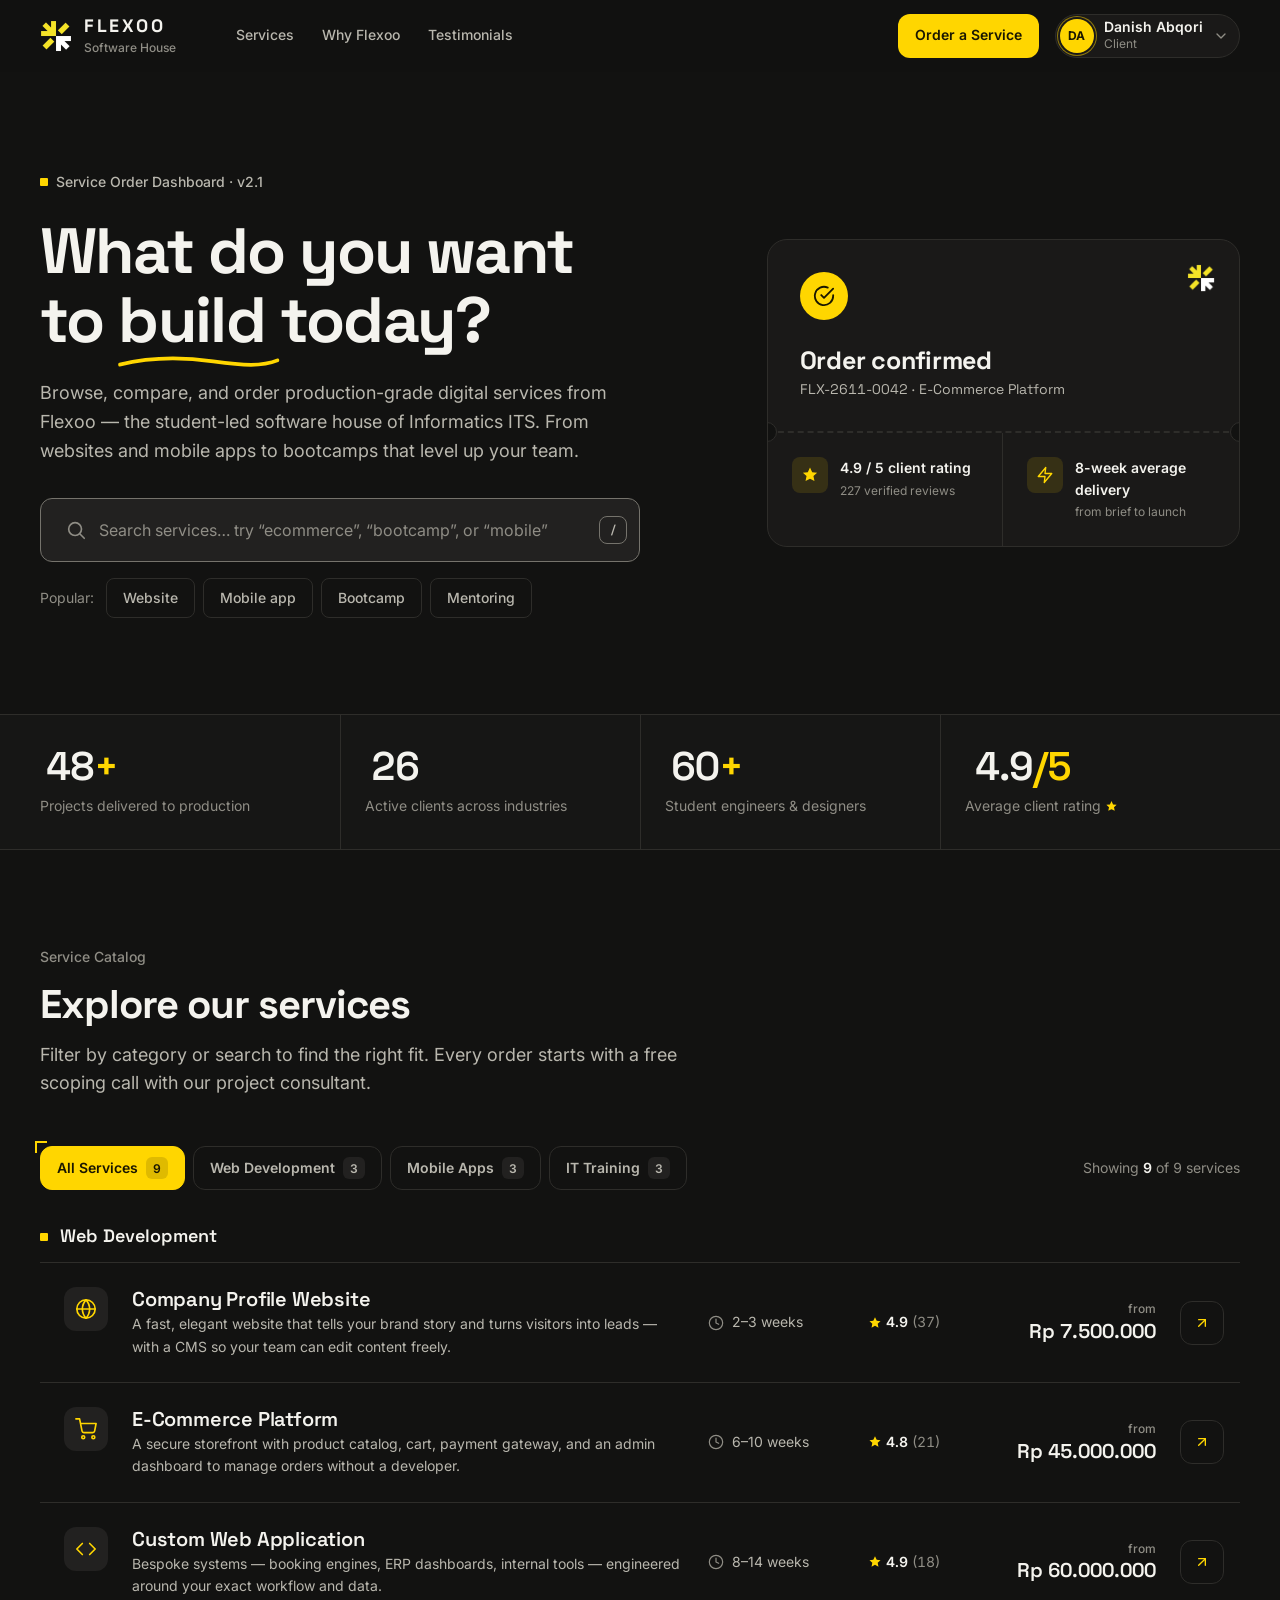
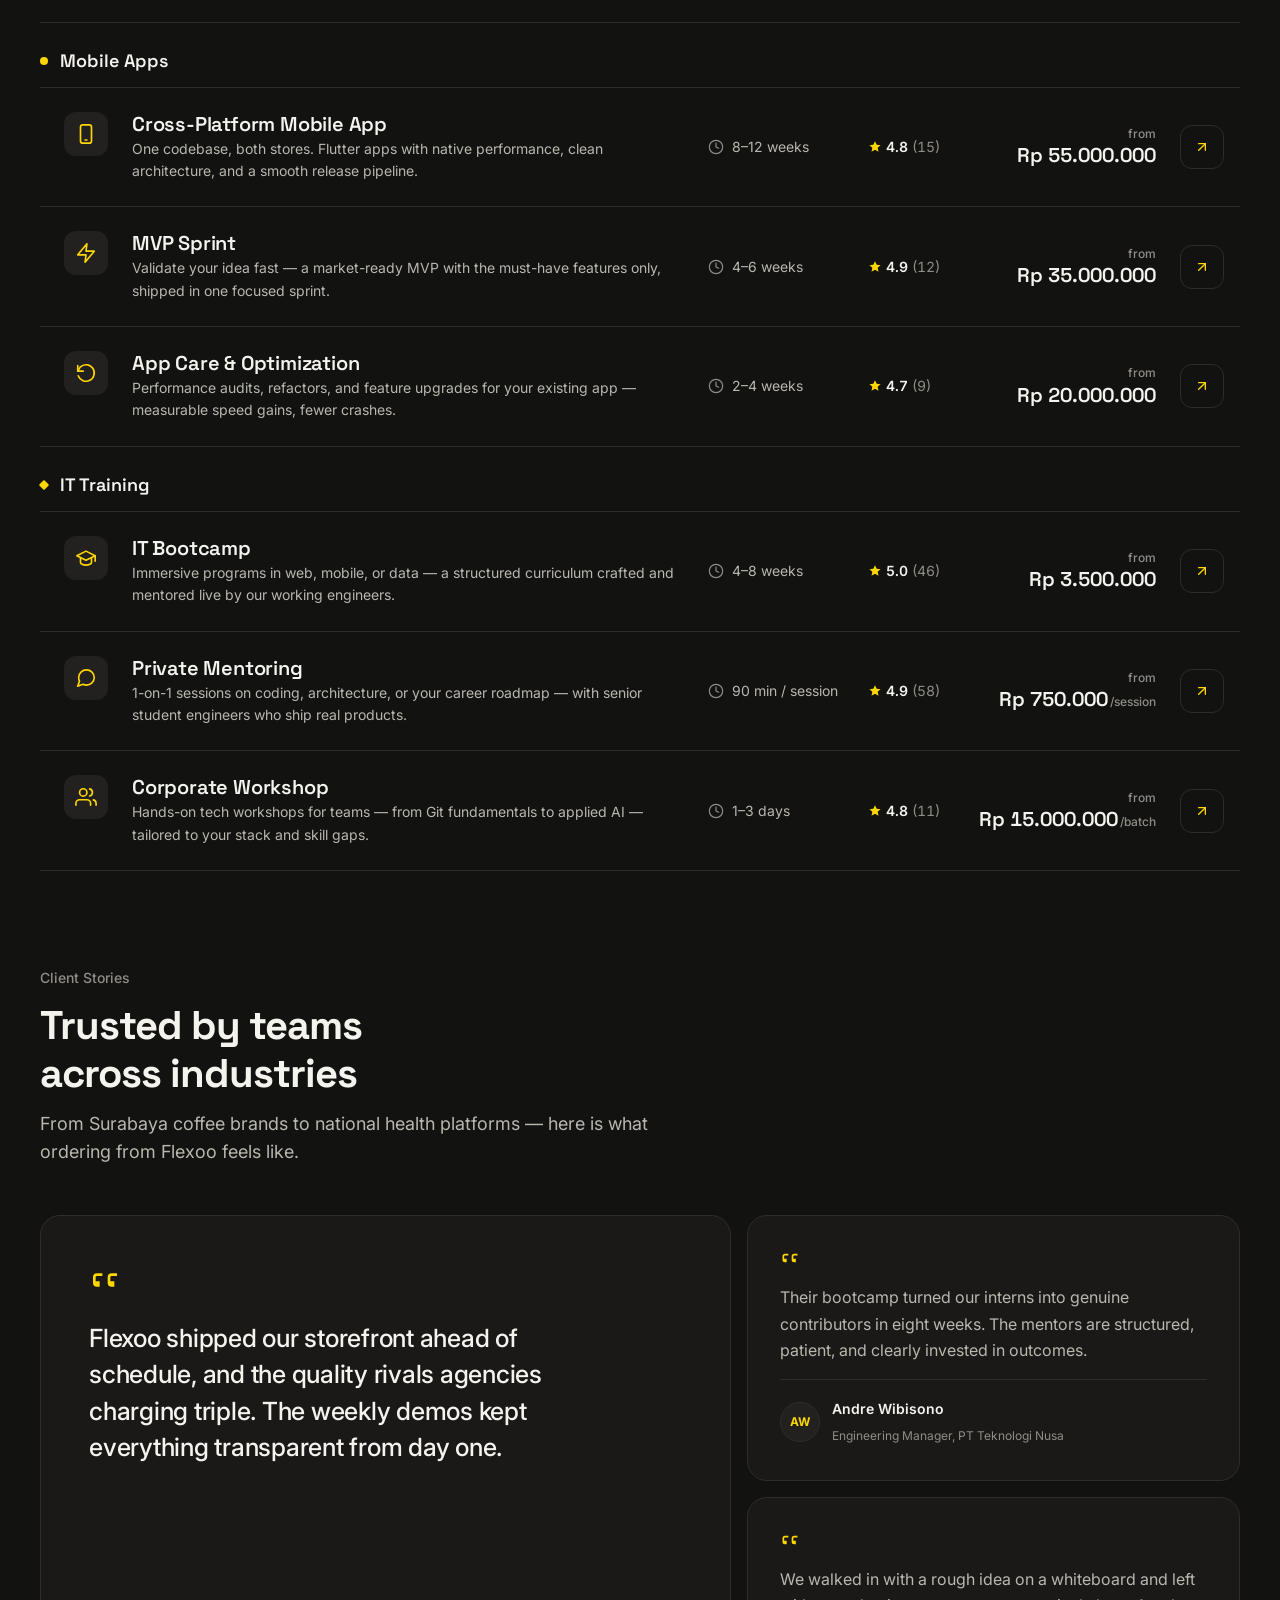
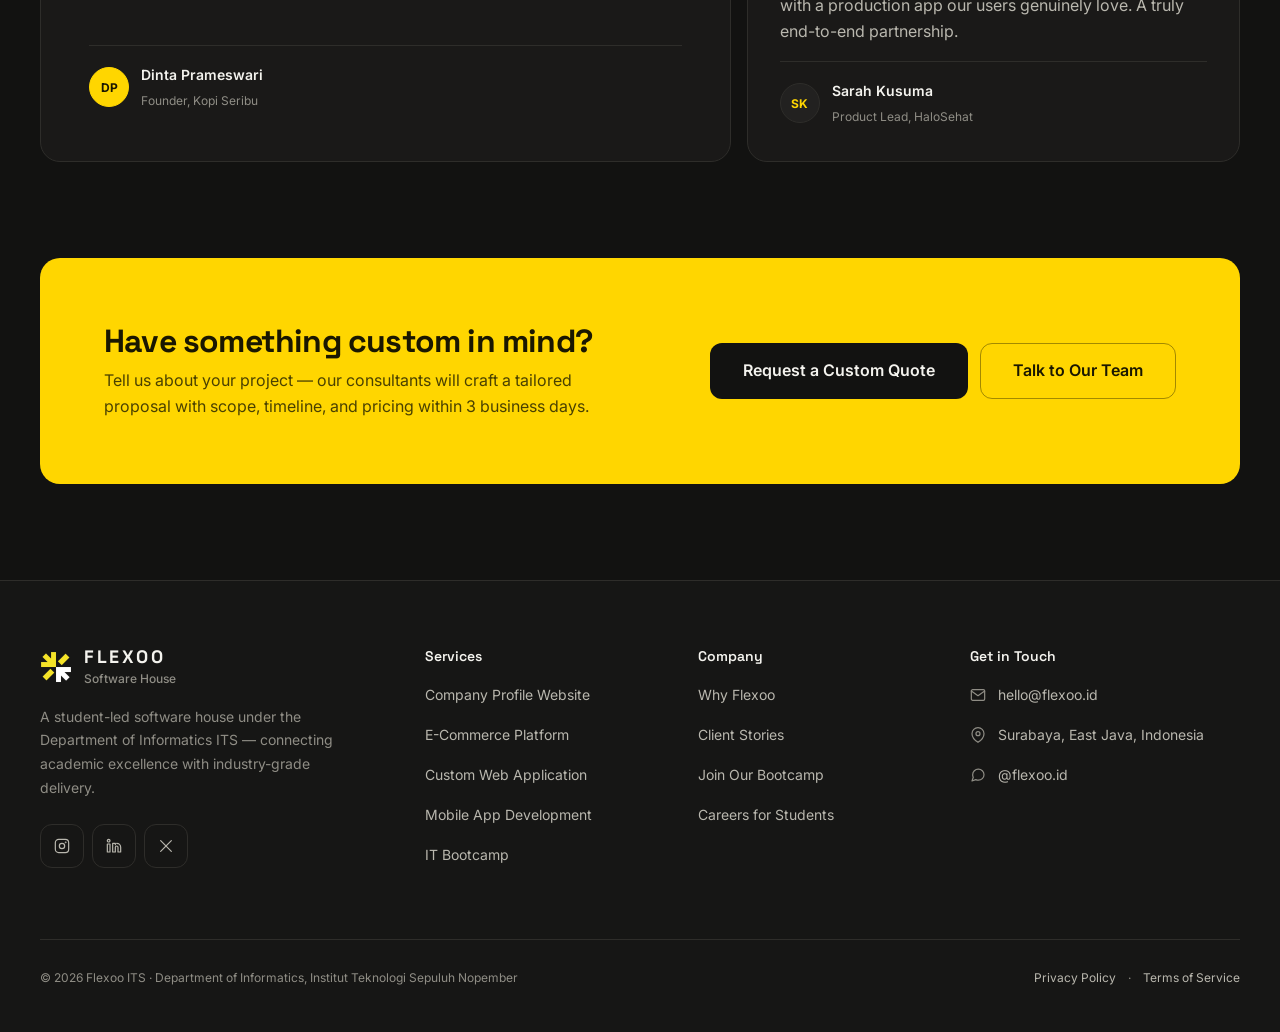
<file: index.html>
<!DOCTYPE html>

      <html lang = "en">
				<head> <meta	charset="UTF-8"> <meta name='viewport'  content='width=device-width, initial-scale=1.0'>

      	<title>Flexoo — Service Order Dashboard</title>
  	<meta
    name='description'  content='Explore and order production-grade digital services from Flexoo, the student-led software house of Informatics ITS.' > <link rel="icon" type="image/png" href="assets/img/favicon.png" >


  		<link rel="preconnect" href="https://fonts.googleapis.com" > <link rel="preconnect"  href="https://fonts.gstatic.com"  crossorigin> <link
     href = 'https://fonts.googleapis.com/css2?family=Inter:wght@400;500;600;700&family=Space+Grotesk:wght@500;600;700&display=swap'
       rel = "stylesheet"> <link	rel="stylesheet"
 href="assets/css/style.css">


				<script>document.documentElement.classList.add("js");</script>


            </head>


		    <body> <a
    class='skip-link' href="#main">Skip to content</a>



<header	class = 'nav' id="nav">
    <div class="nav-inner">


      <a	class = "brand" href="index.html" aria-label="Flexoo home"> <span class='brand-logo' ><img  src='assets/img/logo.png' alt = 'Flexoo logo'></span>


<span	class="brand-text">

      <span	class="brand-name">FLEXOO</span><br> <span
 class="brand-sub">Software House</span> </span> </a>

    <nav
		 class = "nav-links" aria-label="Primary" >
<a  class='nav-link' href="#catalog">Services</a>

     		<a	class="nav-link"  href="#stats">Why Flexoo</a>
		       <a	class="nav-link"	href="#testimonials" >Testimonials</a>
    </nav>

   <div class="nav-right">

		     <a  class="btn btn-primary nav-cta"
 href = "#catalog">Order a Service</a> <button type="button" class="client-chip" aria-label="Account menu: Danish Abqori, Client">
      <span class="avatar" aria-hidden="true">DA</span>
      <span class="cc-text" aria-hidden="true"><span class="cc-name">Danish Abqori</span><span class="cc-role">Client</span></span>
      <svg class="cc-chevron" viewBox="0 0 24 24" fill="none" stroke="currentColor" stroke-width="2" stroke-linecap="round" stroke-linejoin="round" aria-hidden="true"><path d="m6 9 6 6 6-6"/></svg>
    </button>

</div>


   		    </div>
  					</header> <main id = "main" tabindex="-1">


		      <section  class="hero">
<div	class = "container hero-grid">
   <div class = "hero-copy"> <span class="hero-badge" ><span class = 'pulse'></span> Service Order Dashboard · v2.1</span>
    		<h1	class="hero-title">
            What do you want to
            <span class='accent' >build
              <svg viewBox="0 0 200 12" preserveAspectRatio = "none" aria-hidden="true"><path	d="M2 9 C 40 2, 80 2, 118 6 S 178 11, 198 5"	fill="none" stroke="currentColor"
		 stroke-width="3.5"	stroke-linecap="round" /></svg>
	</span>
            today?
          </h1>


    <p class="hero-sub" >
            Browse, compare, and order production-grade digital services from Flexoo —
            the student-led software house of Informatics ITS. From websites and mobile
            apps to bootcamps that level up your team.
          </p> <div  class="searchbar"	role='search'>


  <svg class = "icon" viewBox='0 0 24 24' fill="none"
       stroke="currentColor"	stroke-width = "1.8" stroke-linecap="round" stroke-linejoin="round"><circle	cx="11"
       cy="11"  r='7' /><path d="m21 21-4.35-4.35" /></svg>
     <input	class='search-input' id='search-input'  type="text" placeholder="Search services… try &ldquo;ecommerce&rdquo;, &ldquo;bootcamp&rdquo;, or &ldquo;mobile&rdquo;" aria-label="Search services" autocomplete = "off">


	   <span
 class="search-kbd">/</span> </div> <div	class="quick-chips"  aria-label="Popular searches" >


       <span class="qc-label">Popular:</span> <button type="button"  class = "qc-chip"
		 data-quick="website">Website</button>
      	      <button  type='button' class="qc-chip" data-quick="mobile app">Mobile app</button>

    <button
		 type="button"	class="qc-chip" data-quick="bootcamp" >Bootcamp</button>


<button
 type="button"	class="qc-chip" data-quick="mentoring">Mentoring</button>
  	</div> </div>
   	       <div class="hero-art"  aria-hidden = "true" > <div class='art-panel'>


        <div class='grid-tex' ></div>
	<div class = "art-strip s1"></div>
<div class = "art-strip s2"></div>

   <img
    class='art-logo'  src = "assets/img/logo.png"  alt="">
		</div>
<div class='float-chip fc-1' >

        <span class="fc-icon" >
  			<svg	class='icon' viewBox = "0 0 24 24"  fill="none" stroke = "currentColor" stroke-width='2' stroke-linecap = "round" stroke-linejoin='round'><path d="M22 11.08V12a10 10 0 1 1-5.93-9.14" /><path d="m9 11 3 3L22 4"/></svg>


		      </span>

		      <span>
<span class = "fc-text" >Order confirmed</span><br>
    <span class = "fc-sub">FLX-2611-0042 · E-Commerce Platform</span>
        </span> </div>
	           <div	class='float-chip fc-2'>


<span	class="fc-icon"> <svg class = 'icon' viewBox="0 0 24 24"
     fill="currentColor" stroke='none'><path
    d="M12 2l2.9 6.26 6.6.7-4.9 4.5 1.35 6.5L12 16.9 6.05 19.96 7.4 13.46 2.5 8.96l6.6-.7L12 2z" /></svg>
      		</span> <span>


	<span class = "fc-text">4.9 / 5 client rating</span><br> <span class = "fc-sub">227 verified reviews</span>


       		</span> </div> <div	class="float-chip fc-3" >
<span class='fc-icon'>

<svg	class="icon" viewBox = "0 0 24 24"	fill="none" stroke="currentColor" stroke-width="1.8"	stroke-linecap="round" stroke-linejoin = "round" ><path
	 d="M13 2 3 14h9l-1 8 10-12h-9l1-8z" /></svg>
		</span> <span>


      <span	class="fc-text">8-week average delivery</span><br>


<span class="fc-sub" >from brief to launch</span>
   				</span>

            	   </div>

</div>


	      </div>
         </section> 


            <div class = "stats-wrap" id = "stats" >
<div class='container'>


            <div class="stats">

<div	class="stat reveal" >

<div  class="stat-num" >48<em>+</em></div>
    <div	class="stat-label">Projects delivered to production</div>

	</div>

		    <div
   class="stat reveal">

    		<div class="stat-num">26</div>
      <div class="stat-label">Active clients across industries</div>

          	</div> <div
		 class='stat reveal' >

	   <div class = "stat-num">60<em>+</em></div>

   			<div class = 'stat-label'>Student engineers &amp; designers</div>


</div>

            <div  class = "stat reveal">


	    <div class='stat-num' >4.9<em>/5</em></div>
                  <div class = "stat-label">Average client rating
              <svg  class="star-inline" viewBox = "0 0 24 24" fill="currentColor" aria-hidden="true" ><path d="M12 2l2.9 6.26 6.6.7-4.9 4.5 1.35 6.5L12 16.9 6.05 19.96 7.4 13.46 2.5 8.96l6.6-.7L12 2z"/></svg> </div> </div>
</div> </div>
              </div>

          

	  <section	class = "section"  id="catalog">


	  <div class="container" >
<div	class = "section-head reveal">

		    <span class='eyebrow' >Service Catalog</span>

<h2>Explore our services</h2>
            		<p>Filter by category or search to find the right fit. Every order starts with a free scoping call with our project consultant.</p>


          </div> <div class="catalog-toolbar reveal">
      	   <div
 class="chips"  role="group"  aria-label="Filter by category"> <button type="button" class = "chip active" data-filter = "all" aria-pressed="true">All Services <span class="count">9</span></button>
      <button type="button" class = "chip"
 data-filter = "web"
     aria-pressed = "false">Web Development <span
       class = "count">3</span></button>
      		<button
 type = 'button' class="chip"  data-filter='mobile'  aria-pressed = "false">Mobile Apps <span class="count" >3</span></button>
<button  type="button" class = "chip" data-filter="training" aria-pressed="false">IT Training <span class = "count">3</span></button>

         </div>


		        <p class="results-count" id="results-count"	aria-live="polite" >Showing <strong>9</strong> of 9 services</p>
</div>

      	<div class = "catalog-grid"	id = "catalog-grid" >
      <a class="service-card reveal" href = "service-detail.html?id=company-website"
    data-category="web" data-name="Company Profile Website"
 data-keywords="website landing page company profile branding seo cms portfolio corporate">


          <div  class="sc-top">
		    <span
       class="sc-icon"> <svg class="icon-lg"	viewBox="0 0 24 24"  fill="none" stroke="currentColor"
 stroke-width="1.8"
   stroke-linecap="round" stroke-linejoin="round"><circle  cx="12" cy="12"
 r = "10" /><path d="M2 12h20"/><path	d='M12 2a15.3 15.3 0 0 1 4 10 15.3 15.3 0 0 1-4 10 15.3 15.3 0 0 1-4-10 15.3 15.3 0 0 1 4-10z'/></svg>


  </span>
<span	class="sc-cat" ><i
    class="dot"></i>Web Development</span>

</div> <h3 class = 'sc-title' >Company Profile Website</h3> <p	class='sc-desc' >A fast, elegant website that tells your brand story and turns visitors into leads — with a CMS so your team can edit content freely.</p>


      	<div class='sc-meta'>
<span class="sc-price"><small>from</small>Rp 7.500.000</span>
	        <span class="sc-delivery"> <svg class="icon-sm"  viewBox="0 0 24 24"
    fill="none"
     stroke='currentColor'  stroke-width="1.8" stroke-linecap = "round"	stroke-linejoin='round' ><circle cx='12' cy = "12"  r='10'/><path d="M12 6v6l4 2"/></svg>
                2–3 weeks
              </span>

    	</div>

<div	class="sc-foot">

<span	class="sc-rating" >
		  	<svg class='icon-sm'	viewBox="0 0 24 24"	fill="currentColor"><path d="M12 2l2.9 6.26 6.6.7-4.9 4.5 1.35 6.5L12 16.9 6.05 19.96 7.4 13.46 2.5 8.96l6.6-.7L12 2z"/></svg>
                4.9 <em>(37)</em> </span>

<span
		 class="sc-cta">View details
                <svg  class="icon-sm"  viewBox = "0 0 24 24"  fill = 'none'  stroke="currentColor"
     stroke-width='2'
 stroke-linecap = "round"
	 stroke-linejoin="round"><path
   d="M7 17 17 7" /><path d='M7 7h10v10' /></svg>
</span> </div>
      </a> <a
   class="service-card reveal" href="service-detail.html?id=ecommerce"  data-category="web" data-name='E-Commerce Platform'	data-keywords="ecommerce e-commerce store storefront shop cart checkout payment marketplace online shop" >
	          		<div	class='sc-top' >


<span	class="sc-icon">
	<svg class = "icon-lg"  viewBox = "0 0 24 24" fill="none"  stroke="currentColor"  stroke-width='1.8'
   stroke-linecap="round" stroke-linejoin="round"><circle
		 cx='9' cy="21" r = "1.6"/><circle	cx="20"
   cy="21" r="1.6"/><path  d="M1 1h4l2.7 13.4a2 2 0 0 0 2 1.6h9.7a2 2 0 0 0 2-1.6L23 6H6" /></svg>


      		</span>
      		<span class="sc-cat"><i class="dot" ></i>Web Development</span>

</div>


<h3 class = "sc-title">E-Commerce Platform</h3>

  <p
	 class = "sc-desc" >A secure storefront with product catalog, cart, payment gateway, and an admin dashboard to manage orders without a developer.</p>

<div class = "sc-meta">

               <span
     class="sc-price"><small>from</small>Rp 45.000.000</span>
            <span	class="sc-delivery">


	    <svg class="icon-sm" viewBox = "0 0 24 24"
		 fill="none" stroke = "currentColor"	stroke-width="1.8"  stroke-linecap="round" stroke-linejoin="round"><circle	cx="12"
    cy="12"	r = "10"/><path  d="M12 6v6l4 2"/></svg>
                6–10 weeks
              </span> </div>

  <div  class='sc-foot'>
	  <span class="sc-rating"> <svg class="icon-sm" viewBox="0 0 24 24"
       fill="currentColor" ><path  d="M12 2l2.9 6.26 6.6.7-4.9 4.5 1.35 6.5L12 16.9 6.05 19.96 7.4 13.46 2.5 8.96l6.6-.7L12 2z" /></svg>
                4.8 <em>(21)</em> </span>
<span class="sc-cta">View details
                <svg  class="icon-sm" viewBox="0 0 24 24" fill = 'none'  stroke="currentColor"
     stroke-width="2"	stroke-linecap="round"
		 stroke-linejoin = "round"><path	d = "M7 17 17 7" /><path d="M7 7h10v10" /></svg>
</span>
	  </div>
        </a>


    		        <a	class = "service-card reveal"
       href="service-detail.html?id=custom-web" data-category="web" data-name="Custom Web Application"
    data-keywords='custom web app system erp dashboard internal tools booking saas platform integration' >
     <div class="sc-top">

   <span
		 class="sc-icon">


	      <svg class='icon-lg' viewBox="0 0 24 24" fill = "none" stroke="currentColor"	stroke-width='1.8' stroke-linecap = "round" stroke-linejoin = "round" ><path  d = "m16 18 6-6-6-6" /><path d = "m8 6-6 6 6 6"/></svg>
                   </span> <span class = "sc-cat" ><i
   class = "dot"></i>Web Development</span> </div>

         	<h3	class = "sc-title">Custom Web Application</h3>
				<p class="sc-desc">Bespoke systems — booking engines, ERP dashboards, internal tools — engineered around your exact workflow and data.</p>
<div class='sc-meta'>
<span class="sc-price" ><small>from</small>Rp 60.000.000</span>
   <span class="sc-delivery" >

           <svg class="icon-sm" viewBox="0 0 24 24"
		 fill="none" stroke="currentColor" stroke-width="1.8" stroke-linecap="round"	stroke-linejoin="round"><circle
	 cx='12' cy="12"	r="10" /><path	d = "M12 6v6l4 2"/></svg>
                8–14 weeks
              </span>


</div>
<div class="sc-foot">

  	<span class = "sc-rating">

      		<svg class="icon-sm"  viewBox = "0 0 24 24"	fill="currentColor"><path d = "M12 2l2.9 6.26 6.6.7-4.9 4.5 1.35 6.5L12 16.9 6.05 19.96 7.4 13.46 2.5 8.96l6.6-.7L12 2z"/></svg>
                4.9 <em>(18)</em>

</span>
<span	class='sc-cta'>View details
                <svg class="icon-sm"	viewBox="0 0 24 24"
 fill="none" stroke = "currentColor"	stroke-width="2" stroke-linecap="round" stroke-linejoin="round" ><path	d="M7 17 17 7"/><path	d = 'M7 7h10v10' /></svg>


</span>
  	    </div>
     </a>

        <a
       class='service-card reveal'	href="service-detail.html?id=mobile-app"  data-category="mobile" data-name="Cross-Platform Mobile App"  data-keywords="mobile app android ios flutter cross platform smartphone application store">
<div	class="sc-top"> <span  class = "sc-icon">

		<svg  class = "icon-lg"	viewBox="0 0 24 24" fill = "none" stroke = "currentColor" stroke-width='1.8'
   stroke-linecap="round"  stroke-linejoin = 'round' ><rect x="6"
		 y="2"	width="12" height="20" rx="2.5" /><path
 d="M11 18.5h2" /></svg>


	   	</span>

      <span	class="sc-cat"><i
     class="dot" ></i>Mobile Apps</span>


</div>

	      <h3 class='sc-title'>Cross-Platform Mobile App</h3>
	          <p  class="sc-desc">One codebase, both stores. Flutter apps with native performance, clean architecture, and a smooth release pipeline.</p> <div
     class='sc-meta' >
   <span  class='sc-price'><small>from</small>Rp 55.000.000</span> <span class="sc-delivery">
     <svg	class = "icon-sm" viewBox='0 0 24 24' fill="none"  stroke="currentColor" stroke-width="1.8"
 stroke-linecap="round"  stroke-linejoin="round"><circle cx='12'
    cy = "12"	r='10' /><path d="M12 6v6l4 2" /></svg>
                8–12 weeks
              </span>


		   	</div>


<div
 class="sc-foot" > <span	class="sc-rating">

<svg class = "icon-sm"	viewBox="0 0 24 24"
       fill="currentColor" ><path d="M12 2l2.9 6.26 6.6.7-4.9 4.5 1.35 6.5L12 16.9 6.05 19.96 7.4 13.46 2.5 8.96l6.6-.7L12 2z"/></svg>
                4.8 <em>(15)</em>


          </span>


    <span class = "sc-cta">View details
                <svg	class="icon-sm" viewBox="0 0 24 24" fill = "none" stroke="currentColor" stroke-width="2"	stroke-linecap="round"	stroke-linejoin="round"><path  d="M7 17 17 7" /><path d="M7 7h10v10"/></svg>

			   </span>

  </div> </a>
        		<a	class = 'service-card reveal' href = "service-detail.html?id=mvp-sprint" data-category="mobile" data-name = "MVP Sprint" data-keywords="mvp minimum viable product startup idea prototype validate fast sprint launch">
		<div  class="sc-top"> <span
   class = 'sc-icon' > <svg	class = "icon-lg" viewBox="0 0 24 24" fill="none" stroke = 'currentColor' stroke-width = "1.8"  stroke-linecap='round' stroke-linejoin = "round"><path d="M13 2 3 14h9l-1 8 10-12h-9l1-8z" /></svg>
      </span>
		      <span  class="sc-cat"><i  class="dot" ></i>Mobile Apps</span>
</div>


  <h3  class="sc-title" >MVP Sprint</h3>


          <p	class = "sc-desc">Validate your idea fast — a market-ready MVP with the must-have features only, shipped in one focused sprint.</p>
<div  class="sc-meta">

   		<span  class = "sc-price"><small>from</small>Rp 35.000.000</span> <span	class="sc-delivery">
   	    	<svg class="icon-sm"  viewBox='0 0 24 24'	fill="none"
	 stroke="currentColor"  stroke-width='1.8' stroke-linecap="round" stroke-linejoin='round'><circle	cx="12" cy="12"  r="10" /><path d="M12 6v6l4 2"/></svg>
                4–6 weeks
              </span>

		  </div>
     <div class="sc-foot">

        	<span  class = 'sc-rating' >
      <svg class="icon-sm"	viewBox = '0 0 24 24' fill="currentColor" ><path  d="M12 2l2.9 6.26 6.6.7-4.9 4.5 1.35 6.5L12 16.9 6.05 19.96 7.4 13.46 2.5 8.96l6.6-.7L12 2z"/></svg>
                4.9 <em>(12)</em>
		            </span> <span
		 class='sc-cta' >View details
                <svg	class="icon-sm" viewBox="0 0 24 24" fill = "none"	stroke="currentColor" stroke-width="2"	stroke-linecap='round' stroke-linejoin="round"><path	d="M7 17 17 7" /><path d='M7 7h10v10'/></svg>
</span>

  </div> </a>

	      <a	class="service-card reveal"	href="service-detail.html?id=app-care"	data-category="mobile" data-name="App Care &amp; Optimization"  data-keywords="maintenance optimize performance audit refactor upgrade existing app bug fix improvement">


  <div  class='sc-top' >

      <span class="sc-icon" >
   		<svg	class="icon-lg" viewBox='0 0 24 24' fill="none" stroke="currentColor" stroke-width = "1.8"
		 stroke-linecap='round' stroke-linejoin="round"><path d = "M3 4v6h6"/><path	d="M3.51 15a9 9 0 1 0 2.13-9.36L3 10"/></svg>
		    </span> <span
   class="sc-cat"><i class = 'dot'></i>Mobile Apps</span>
	    </div>

<h3 class="sc-title" >App Care &amp; Optimization</h3> <p
    class='sc-desc'>Performance audits, refactors, and feature upgrades for your existing app — measurable speed gains, fewer crashes.</p> <div
       class = "sc-meta">
	          <span class='sc-price'><small>from</small>Rp 20.000.000</span>

  <span class="sc-delivery" >


<svg class="icon-sm"
    viewBox='0 0 24 24'  fill="none" stroke = "currentColor" stroke-width="1.8" stroke-linecap='round'  stroke-linejoin = "round"><circle
   cx="12"	cy="12"
		 r = "10"/><path	d="M12 6v6l4 2"/></svg>
                2–4 weeks
              </span> </div>


<div  class = "sc-foot">


		         <span  class="sc-rating">
  <svg
    class="icon-sm"  viewBox = "0 0 24 24" fill = "currentColor"><path d="M12 2l2.9 6.26 6.6.7-4.9 4.5 1.35 6.5L12 16.9 6.05 19.96 7.4 13.46 2.5 8.96l6.6-.7L12 2z" /></svg>
                4.7 <em>(9)</em>

	</span>

    <span class = "sc-cta" >View details
                <svg
   class="icon-sm" viewBox="0 0 24 24" fill="none"	stroke="currentColor"	stroke-width='2'  stroke-linecap='round' stroke-linejoin='round'><path d = "M7 17 17 7" /><path	d="M7 7h10v10" /></svg>
		</span>
</div>
</a>
      	<a class = 'service-card reveal'
   href="service-detail.html?id=bootcamp"  data-category = "training" data-name = 'IT Bootcamp'	data-keywords = "bootcamp training course learn coding class camp intensive education programming" > <div class="sc-top">
	            <span	class='sc-icon'>


      <svg	class = 'icon-lg'	viewBox="0 0 24 24"  fill='none' stroke = "currentColor"  stroke-width="1.8" stroke-linecap = "round"
       stroke-linejoin="round"><path d = "M22 9.5 12 4.5 2 9.5l10 5 10-5z" /><path d="M6 11.8V17c0 1.4 2.7 2.8 6 2.8s6-1.4 6-2.8v-5.2"/><path d = "M22 9.5v6"/></svg>


        	</span>

    <span
 class="sc-cat" ><i class="dot"></i>IT Training</span>


          </div> <h3
       class = "sc-title" >IT Bootcamp</h3>
      <p
       class='sc-desc' >Immersive programs in web, mobile, or data — a structured curriculum crafted and mentored live by our working engineers.</p>
<div class = "sc-meta">

<span	class="sc-price" ><small>from</small>Rp 3.500.000</span>


<span class="sc-delivery">


				<svg class='icon-sm' viewBox = '0 0 24 24'	fill="none" stroke = "currentColor" stroke-width='1.8' stroke-linecap = "round" stroke-linejoin='round' ><circle
    cx='12'	cy="12" r="10"/><path d='M12 6v6l4 2' /></svg>
                4–8 weeks
              </span> </div>
   	<div	class = "sc-foot">


	    <span class = "sc-rating" >


<svg
    class = "icon-sm"  viewBox = '0 0 24 24'
		 fill = "currentColor"><path d="M12 2l2.9 6.26 6.6.7-4.9 4.5 1.35 6.5L12 16.9 6.05 19.96 7.4 13.46 2.5 8.96l6.6-.7L12 2z"/></svg>
                5.0 <em>(46)</em>

		</span>
      <span  class="sc-cta">View details
                <svg	class='icon-sm' viewBox="0 0 24 24"  fill='none'	stroke="currentColor" stroke-width="2"	stroke-linecap="round"	stroke-linejoin = 'round' ><path d='M7 17 17 7' /><path d = "M7 7h10v10" /></svg>

         </span>
</div>
</a>
   			<a	class="service-card reveal" href="service-detail.html?id=mentoring" data-category="training"  data-name="Private Mentoring" data-keywords="mentoring mentor private 1-on-1 session tutoring coaching career code review"> <div class="sc-top">


   				<span class = 'sc-icon'>


  <svg class = "icon-lg" viewBox="0 0 24 24" fill = "none"	stroke='currentColor' stroke-width = "1.8" stroke-linecap="round" stroke-linejoin="round" ><path
		 d="M21 11.5a8.38 8.38 0 0 1-8.5 8.3 8.38 8.38 0 0 1-3.8-.9L3 21l1.9-5.6a8.14 8.14 0 0 1-.9-3.9 8.36 8.36 0 0 1 8.5-8.3 8.38 8.38 0 0 1 8.5 8.3z"/></svg>


   </span> <span class = 'sc-cat'><i
     class="dot" ></i>IT Training</span>


    </div> <h3 class = "sc-title">Private Mentoring</h3>
     	<p class = "sc-desc">1-on-1 sessions on coding, architecture, or your career roadmap — with senior student engineers who ship real products.</p>


        <div	class="sc-meta">


    	   <span class = "sc-price"><small>from</small>Rp 750.000<small>/session</small></span>
<span  class="sc-delivery">
			<svg class="icon-sm"
	 viewBox='0 0 24 24' fill = "none" stroke="currentColor" stroke-width="1.8"	stroke-linecap = "round" stroke-linejoin="round" ><circle  cx="12" cy="12"	r="10"/><path	d = "M12 6v6l4 2"/></svg>
                90 min / session
              </span>


     </div> <div class="sc-foot"> <span class='sc-rating' >
<svg
       class = "icon-sm"	viewBox="0 0 24 24"	fill="currentColor"><path	d = "M12 2l2.9 6.26 6.6.7-4.9 4.5 1.35 6.5L12 16.9 6.05 19.96 7.4 13.46 2.5 8.96l6.6-.7L12 2z"/></svg>
                4.9 <em>(58)</em>

	    </span>
          <span class="sc-cta">View details
                <svg class="icon-sm"	viewBox='0 0 24 24' fill="none" stroke="currentColor"
	 stroke-width='2' stroke-linecap = "round" stroke-linejoin="round"><path d="M7 17 17 7" /><path d="M7 7h10v10" /></svg>
            </span>
        </div> </a>
  		<a class="service-card reveal"	href="service-detail.html?id=workshop"	data-category="training"	data-name="Corporate Workshop" data-keywords='workshop corporate team training class git cloud ai upskill company batch' > <div
		 class="sc-top"> <span  class='sc-icon'>
	<svg  class = "icon-lg"
 viewBox="0 0 24 24" fill="none" stroke = "currentColor"  stroke-width = "1.8" stroke-linecap="round"
    stroke-linejoin="round"><path	d = 'M17 21v-2a4 4 0 0 0-4-4H5a4 4 0 0 0-4 4v2'/><circle cx='9' cy="7"  r="4"/><path
    d="M23 21v-2a4 4 0 0 0-3-3.87"/><path d="M16 3.13a4 4 0 0 1 0 7.75"/></svg> </span>


  	<span  class="sc-cat"><i	class="dot"></i>IT Training</span>

         </div> <h3  class="sc-title">Corporate Workshop</h3>


    		  <p	class="sc-desc" >Hands-on tech workshops for teams — from Git fundamentals to applied AI — tailored to your stack and skill gaps.</p>


               <div class="sc-meta" >

        <span
 class='sc-price' ><small>from</small>Rp 15.000.000<small>/batch</small></span>


         <span class='sc-delivery'>
      				<svg class="icon-sm" viewBox = "0 0 24 24"  fill="none" stroke="currentColor" stroke-width="1.8" stroke-linecap = "round"
	 stroke-linejoin='round'><circle cx="12"
 cy="12"  r='10' /><path d='M12 6v6l4 2'/></svg>
                1–3 days
              </span> </div> <div
       class="sc-foot">


			<span
    class="sc-rating" >

    <svg	class="icon-sm"	viewBox="0 0 24 24" fill="currentColor" ><path  d="M12 2l2.9 6.26 6.6.7-4.9 4.5 1.35 6.5L12 16.9 6.05 19.96 7.4 13.46 2.5 8.96l6.6-.7L12 2z"/></svg>
                4.8 <em>(11)</em>
   		   </span>
<span class="sc-cta">View details
                <svg class = "icon-sm" viewBox="0 0 24 24"
     fill='none'  stroke="currentColor" stroke-width = "2" stroke-linecap="round"  stroke-linejoin="round"><path d="M7 17 17 7"/><path d="M7 7h10v10"/></svg>
	         </span>

</div> </a>

	</div>


	     <div class = "empty-state" id="empty-state">


      		<span	class='es-icon' > <svg class="icon-lg"
    viewBox="0 0 24 24"	fill="none"
		 stroke="currentColor" stroke-width='1.8'	stroke-linecap="round" stroke-linejoin="round" ><circle cx = "11" cy="11" r = "7"/><path d="m21 21-4.35-4.35"/></svg>
</span>


  		<h3 id="es-title" >No services found</h3>

                <p	id='es-sub' >Try different keywords, or reset the filters to browse the full catalog.</p> <button type = "button" class="btn btn-ghost"  id="reset-filters">Reset filters</button>


		        </div>
   			</div>

   			</section>
			      
  <section	class="section testimonials"
     id="testimonials">


    		<div	class="container" >
            <div	class = "section-head reveal" >

           <span
		 class = "eyebrow">Client Stories</span>
<h2>Trusted by teams across industries</h2>
                  <p>From Surabaya coffee brands to national health platforms — here is what ordering from Flexoo feels like.</p>
	   		</div>
   				<div class='t-grid'>
		     <article class="t-card reveal" >


<svg  class="icon t-quote-mark"
	 viewBox="0 0 24 24"  fill="currentColor" aria-hidden = "true"><path d="M10 7H6a3 3 0 0 0-3 3v4a3 3 0 0 0 3 3h2v-4H5v-3a1 1 0 0 1 1-1h4V7zm11 0h-4a3 3 0 0 0-3 3v4a3 3 0 0 0 3 3h2v-4h-3v-3a1 1 0 0 1 1-1h4V7z"/></svg>


  		      <p
     class="t-text">Flexoo shipped our storefront ahead of schedule, and the quality rivals agencies charging triple. The weekly demos kept everything transparent from day one.</p>
	    <div class = "t-person">

      <span class="t-avatar a1" >DP</span>
	<span>
    <span class="t-name" >Dinta Prameswari</span><br>
<span class="t-role">Founder, Kopi Seribu</span> </span>

               </div> </article> <article  class="t-card reveal">

	        <svg
     class="icon t-quote-mark"	viewBox="0 0 24 24" fill="currentColor"	aria-hidden="true" ><path
   d="M10 7H6a3 3 0 0 0-3 3v4a3 3 0 0 0 3 3h2v-4H5v-3a1 1 0 0 1 1-1h4V7zm11 0h-4a3 3 0 0 0-3 3v4a3 3 0 0 0 3 3h2v-4h-3v-3a1 1 0 0 1 1-1h4V7z"/></svg>


              <p class = 't-text' >Their bootcamp turned our interns into genuine contributors in eight weeks. The mentors are structured, patient, and clearly invested in outcomes.</p>
           <div
		 class="t-person"> <span class = "t-avatar a2">AW</span>
   <span> <span
     class="t-name" >Andre Wibisono</span><br> <span  class = "t-role" >Engineering Manager, PT Teknologi Nusa</span> </span>


		</div> </article>


   <article class = "t-card reveal" > <svg	class = "icon t-quote-mark" viewBox="0 0 24 24"	fill="currentColor"	aria-hidden="true"><path d="M10 7H6a3 3 0 0 0-3 3v4a3 3 0 0 0 3 3h2v-4H5v-3a1 1 0 0 1 1-1h4V7zm11 0h-4a3 3 0 0 0-3 3v4a3 3 0 0 0 3 3h2v-4h-3v-3a1 1 0 0 1 1-1h4V7z" /></svg>

<p class = 't-text'>We walked in with a rough idea on a whiteboard and left with a production app our users genuinely love. A truly end-to-end partnership.</p>


    <div class="t-person">


            		<span class="t-avatar a3">SK</span>
      <span> <span class = "t-name">Sarah Kusuma</span><br>


	    <span	class="t-role">Product Lead, HaloSehat</span> </span>

		      	   </div>


      </article>
</div>
</div>


</section>
	
<section class='section cta-banner' > <div  class = 'container'>


            <div class="cta-inner reveal" >

     <div>


         <h2 class = 'cta-title'>Have something custom in mind?</h2>
	      <p
       class="cta-sub">Tell us about your project — our consultants will craft a tailored proposal with scope, timeline, and pricing within 3 business days.</p>

		</div>
	          <div  class="cta-actions" >


<a class="btn btn-primary btn-lg"	href="service-detail.html?id=custom-web">Request a Custom Quote</a>


<a class="btn btn-ghost btn-lg" href="mailto:hello@flexoo.id">Talk to Our Team</a>


  </div>


</div>


      </div>
</section>
    </main>


<footer
    class = "footer" >

            <div	class="container" >


<div class = 'f-grid' >
      <div
	 class="f-brand">


<a
       class='brand'  href="index.html"
	 aria-label='Flexoo home'> <span class = "brand-logo"><img	src = "assets/img/logo.png" alt="Flexoo logo"></span>


<span  class="brand-text"> <span	class="brand-name">FLEXOO</span><br>

  <span class="brand-sub">Software House</span>
	   </span> </a> <p  class = "f-blurb" >A student-led software house under the Department of Informatics ITS — connecting academic excellence with industry-grade delivery.</p>
      <div class='f-social'>

<a href="#"
 aria-label="Flexoo on Instagram" >

   <svg class = "icon-sm" viewBox = "0 0 24 24"  fill="none"	stroke = 'currentColor'  stroke-width="1.8"  stroke-linecap="round"	stroke-linejoin="round"><rect
       x='2'	y="2"	width = '20' height = "20"
		 rx="5"/><circle cx="12"	cy="12"
    r="4"/><circle cx="17.5"
   cy="6.5" r="0.5"  fill="currentColor"/></svg>
		          </a>


		      <a href = '#'  aria-label = "Flexoo on LinkedIn" >


          		<svg class = 'icon-sm' viewBox = "0 0 24 24" fill="none"
		 stroke="currentColor" stroke-width='1.8'	stroke-linecap="round"
     stroke-linejoin="round"><path  d="M16 8a6 6 0 0 1 6 6v7h-4v-7a2 2 0 0 0-4 0v7h-4V8h4v2"/><rect x='2'
 y="9" width="4" height="12"/><circle cx = '4' cy = "4"  r="2"/></svg> </a>


	         <a	href = "#" aria-label = "Flexoo on X" > <svg  class="icon-sm" viewBox = "0 0 24 24"  fill='none'
       stroke='currentColor' stroke-width='1.8' stroke-linecap = "round"  stroke-linejoin="round"><path	d="M4 4l16 16" /><path d = "M20 4 4 20"/></svg>
  			</a>


            		</div>
</div> <div>

  <h2 class = "f-title">Services</h2>


<a  class = 'f-link'
		 href='service-detail.html?id=company-website'>Company Profile Website</a>

<a class="f-link" href="service-detail.html?id=ecommerce" >E-Commerce Platform</a>
      				   <a class = "f-link" href="service-detail.html?id=custom-web">Custom Web Application</a> <a class = 'f-link' href='service-detail.html?id=mobile-app'>Mobile App Development</a>


                 <a
		 class="f-link"  href='service-detail.html?id=bootcamp' >IT Bootcamp</a>
      	   </div>
<div>
<h2 class = "f-title">Company</h2>
<a class='f-link'	href="#stats">Why Flexoo</a>


			<a	class = "f-link" href = "#testimonials" >Client Stories</a>
		  <a  class='f-link' href = 'service-detail.html?id=bootcamp'>Join Our Bootcamp</a>
    <a class="f-link"	href = "mailto:hello@flexoo.id">Careers for Students</a> </div> <div>
<h2 class="f-title">Get in Touch</h2>
  				<ul  class="f-contact" >
<li>


		<svg class="icon-sm" viewBox="0 0 24 24"  fill = "none"  stroke = 'currentColor'  stroke-width = "1.8" stroke-linecap="round" stroke-linejoin = "round" ><rect x = '2' y="4" width = "20" height='16' rx = "2" /><path d="m22 6-10 7L2 6"/></svg>
              hello@flexoo.id
            </li>


       <li>


    			      <svg  class="icon-sm"  viewBox="0 0 24 24" fill="none"  stroke='currentColor' stroke-width="1.8" stroke-linecap = 'round' stroke-linejoin="round"><path d = 'M21 10c0 7-9 13-9 13S3 17 3 10a9 9 0 0 1 18 0z' /><circle cx="12"	cy="10"  r = '3' /></svg>
              Surabaya, East Java, Indonesia
            </li>
				<li>


      <svg	class="icon-sm"
    viewBox="0 0 24 24"
       fill="none" stroke="currentColor"
     stroke-width = "1.8"  stroke-linecap="round"	stroke-linejoin='round'><path
 d="M21 11.5a8.38 8.38 0 0 1-8.5 8.3 8.38 8.38 0 0 1-3.8-.9L3 21l1.9-5.6a8.14 8.14 0 0 1-.9-3.9 8.36 8.36 0 0 1 8.5-8.3 8.38 8.38 0 0 1 8.5 8.3z"/></svg>
              @flexoo.id
            </li>
		            </ul> </div>

      </div>
        	<div
 class="f-bottom">


	<span>© 2026 Flexoo ITS · Department of Informatics, Institut Teknologi Sepuluh Nopember</span> <span class = "f-legal">

<a class="f-link"	href="#">Privacy Policy</a>
      		    <span  aria-hidden='true'>·</span> <a class="f-link" href = "#">Terms of Service</a>
    </span>
</div> </div>


          </footer> <script src="assets/js/app.js"></script> </body>
        </html>
</file>
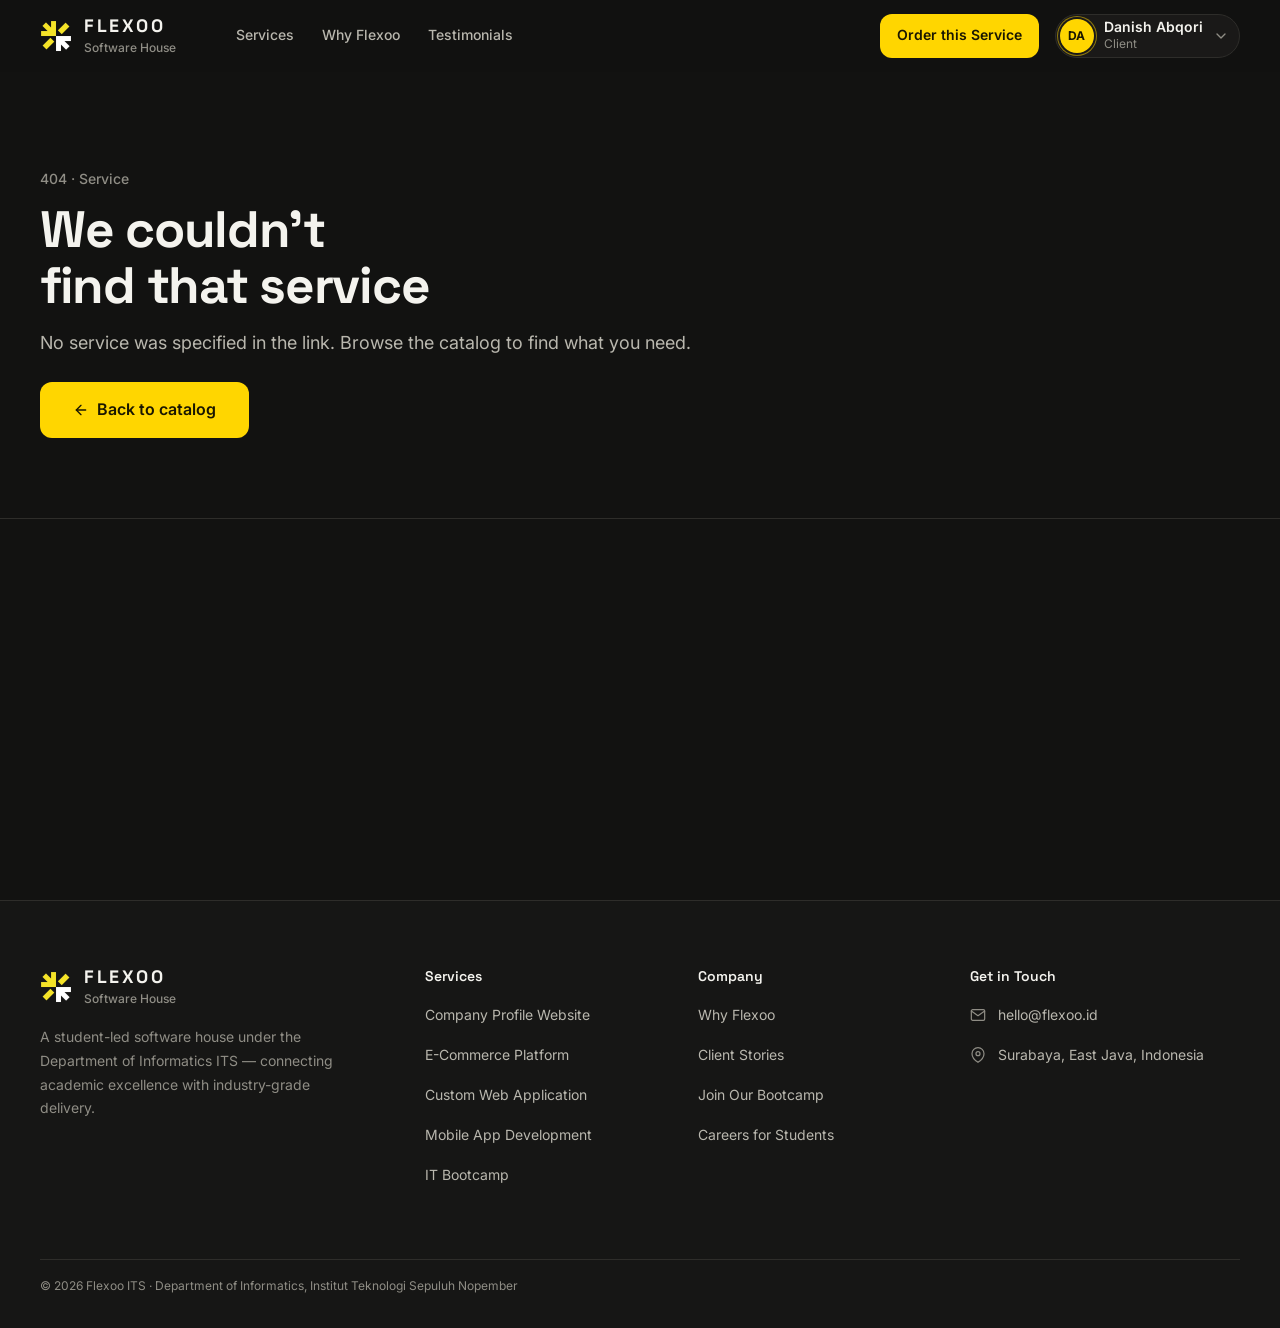
<file: service-detail.html>
<!DOCTYPE html>
	     <html
		 lang="en">
    			<head> <meta
    charset="UTF-8" >

		<meta
    name = "viewport"  content = "width=device-width, initial-scale=1.0">

     <title>Service Details — Flexoo</title>
	     <meta
	 name = "description" content="Packages, pricing, process and FAQ for Flexoo services.">
       		<link rel = "icon"  type='image/png' href='assets/img/favicon.png'>


<link rel="preconnect"  href="https://fonts.googleapis.com"> <link  rel="preconnect" href="https://fonts.gstatic.com"  crossorigin> <link href = 'https://fonts.googleapis.com/css2?family=Inter:wght@400;500;600;700&family=Space+Grotesk:wght@500;600;700&display=swap' rel="stylesheet"> <link  rel="stylesheet" href="assets/css/style.css">


<link rel="stylesheet" href="assets/css/detail.css">
<script>document.documentElement.classList.add("js");</script>


                </head>
       	<body>


           		<a class="skip-link" href="#sd-root" >Skip to content</a>

		<header class="nav"	id = 'nav'>
   <div class = "nav-inner">
<a class="brand" href = "index.html" aria-label = 'Flexoo home'>

      	<span class='brand-logo' ><img src="assets/img/logo.png"  alt="Flexoo logo"></span>
   <span class = "brand-text">
<span class = "brand-name">FLEXOO</span><br>
             <span class="brand-sub">Software House</span>


</span> </a>


	  <nav	class = "nav-links" aria-label="Primary">


           <a class = "nav-link"  href="index.html#catalog">Services</a>


  <a class = "nav-link"	href="index.html#stats">Why Flexoo</a> <a	class = "nav-link"	href = "index.html#testimonials">Testimonials</a>


          		</nav>
	            <div  class = "nav-right">
	<a class='btn btn-primary nav-cta' href = "#packages" >Order this Service</a> <button type="button" class="client-chip" aria-label="Account menu: Danish Abqori, Client">
      <span class="avatar" aria-hidden="true">DA</span>
      <span class="cc-text" aria-hidden="true"><span class="cc-name">Danish Abqori</span><span class="cc-role">Client</span></span>
      <svg class="cc-chevron" viewBox="0 0 24 24" fill="none" stroke="currentColor" stroke-width="2" stroke-linecap="round" stroke-linejoin="round" aria-hidden="true"><path d="m6 9 6 6 6-6"/></svg>
    </button>
		   </div>
</div>
</header> <main id='sd-root'  tabindex="-1"></main>
    	<footer  class='footer'>
        		   <div
       class="container">


   	<div
     class='f-grid'> <div  class="f-brand">


	     <a
		 class="brand" href="index.html" aria-label="Flexoo home">
		          <span	class='brand-logo'><img	src='assets/img/logo.png'  alt='Flexoo logo'></span>

<span
    class="brand-text">


      		      <span
		 class="brand-name" >FLEXOO</span><br>


       		<span class = "brand-sub" >Software House</span>


             </span> </a>

      	   <p class = "f-blurb">A student-led software house under the Department of Informatics ITS — connecting academic excellence with industry-grade delivery.</p>
</div>

<div>


   <h2 class="f-title">Services</h2>
          <a  class="f-link"
	 href="service-detail.html?id=company-website">Company Profile Website</a>
	    <a
	 class = 'f-link'
   href="service-detail.html?id=ecommerce">E-Commerce Platform</a> <a class="f-link"	href="service-detail.html?id=custom-web">Custom Web Application</a>


	        		<a
     class = 'f-link'  href="service-detail.html?id=mobile-app">Mobile App Development</a>

	<a	class="f-link"
       href = "service-detail.html?id=bootcamp">IT Bootcamp</a>


  	</div>
<div> <h2	class = "f-title">Company</h2>
       <a class="f-link" href = "index.html#stats">Why Flexoo</a>
  		<a class="f-link"  href='index.html#testimonials'>Client Stories</a>


    <a class = 'f-link' href="service-detail.html?id=bootcamp">Join Our Bootcamp</a>

		<a  class="f-link" href="mailto:hello@flexoo.id">Careers for Students</a>
       </div>
       <div>
		<h2 class="f-title">Get in Touch</h2> <ul class="f-contact">

<li> <svg class="icon-sm" viewBox = "0 0 24 24"  fill='none' stroke="currentColor"  stroke-width="1.8" stroke-linecap = "round" stroke-linejoin="round"><rect	x="2" y = '4'
       width = "20"	height="16" rx='2'/><path  d = "m22 6-10 7L2 6"/></svg>
              hello@flexoo.id
            </li> <li>
	<svg class = "icon-sm"  viewBox="0 0 24 24" fill="none"	stroke = "currentColor" stroke-width = "1.8"
     stroke-linecap="round" stroke-linejoin='round'><path d="M21 10c0 7-9 13-9 13S3 17 3 10a9 9 0 0 1 18 0z"/><circle  cx="12" cy="10"	r="3"/></svg>
              Surabaya, East Java, Indonesia
            </li>
  	    </ul> </div>


            				</div> <div	class="f-bottom">
		<span>© 2026 Flexoo ITS · Department of Informatics, Institut Teknologi Sepuluh Nopember</span>


	    </div>


            </div>


</footer>
         <script src="assets/js/data.js"></script>

   <script src="assets/js/detail.js"></script>
      <script src="assets/js/app.js"></script> </body>
  		</html>
</file>
<file: assets/css/style.css>
:root
{
   --cBg : #121211;  --c_bg_2 : #161615;

   --surfaceC:#1a1918;--v3: #222120;  --clin_2 : #2E2D2A;--CLINESTRONG: #75736c;--cText:#f4f3ee;
  --c_text_2:#B9B7AE; --3TextC: #8f8d85;  --v9:  #FFD600;
--cyelhov_3:  #ffe14d;--CYELLOWPRESS:  #e6c000; --cYellowTint: rgba(255, 214, 0, 0.12);
  --c_yellow_wash:rgba(255,214,0,.05);  --lineYellowC:  rgba(255, 214, 0, 0.5);

	  --clr15 : #1A1700;
	--cink2_3:#4a4100;
--CINKLINE:rgba(26,23,0,.4);--cScrim: rgba(18, 18, 17, 0.86);  --c_focus : var(--v9); --displayFont:  "Space Grotesk","Inter",system-ui,sans-serif;

	--thing21: "Inter",system-ui,-apple-system,"Segoe UI",sans-serif;
--fsxs_2:.75rem;--FSSM: 0.875rem;
  --fsBase:  1rem;--fs_md: 1.125rem; --lgFs:1.25rem; --val27 : 1.5625rem; --fs2xl_2:clamp(1.75rem, 1.45rem + .8vw, 2rem);--FS3XL:  clamp(2rem,1.55rem + 1.4vw,2.5rem);
	--fs4xl: clamp(2.25rem, 1.6rem + 2vw, 3.25rem); --fs_display : clamp(2.5rem, 1.6rem + 3vw, 4rem);
--tightLh:  1.08;
--tmp33: 1.2;
		  --lhbod_2: 1.6; --TRDISPLAY : -0.025em;
--trHead: -0.01em;
--s_1:4px; --2S : 8px;
--val39:12px;
  --s4_2 : 16px;
    --S5:24px;
  --s6:  32px;  --s_7:  48px; --8S : 64px; --val45: 96px; --s10_2 : 128px;
		  --RSM: 8px;--rMd:  12px;

  --r_lg : 20px;
		--pillR : 999px;  --val51: 0 16px 40px rgba(0, 0, 0, .45);
  --durfas_2 : 120ms;
		  --DUR:200ms;

  --durSlow: 320ms; --dur_reveal: 480ms; --outEase : cubic-bezier(.22,.61,0.36,1);  --val57 : cubic-bezier(.55,0,1,.45); --con_1: 1200px;--GUTTER: 24px; --navH:  72px;
}


*,

*::before,

*::after{
box-sizing: border-box;  margin: 0;
  padding: 0
}

html{
scroll-behavior: smooth;
  -webkit-text-size-adjust:  100%;
}
body {
    font-family:var(--thing21);  background: var(--cBg); color:var(--cText);
font-size: var(--fsBase);
line-height: var(--lhbod_2);  -webkit-font-smoothing : antialiased; text-rendering: optimizeLegibility;  overflow-x:hidden
  }


img  {display : block;max-width:100% }
a{
    color: inherit; text-decoration : none
	}


button
{
   font:inherit;  cursor:pointer; border:0;
  background : none;
color: inherit
}


input,textarea,select {
  font: inherit; color:inherit
}


ul,

ol {list-style : none;}


::selection {background : var(--v9); color:var(--clr15); }


::-webkit-scrollbar{width: 12px;height:  12px }
::-webkit-scrollbar-track  {background:var(--cBg)}
::-webkit-scrollbar-thumb {background: var(--clin_2);  border-radius:  var(--RSM);  border:3px solid var(--cBg) }

::-webkit-scrollbar-thumb:hover  {background: var(--CLINESTRONG); }


:focus-visible  {

  outline : 3px solid var(--c_focus);
    outline-offset : 2px;
}
main:focus {
   outline:none;
}
.skip-link
{
  position: absolute;top: var(--val39);
   left : var(--s4_2);  z-index:200;
		padding:  var(--val39) var(--s4_2);border-radius : var(--rMd);
			background : var(--v9);color: var(--clr15);
font-weight:  600;transform:translateY(-200%);
}
.skip-link:focus{

  transform : none; outline-color: var(--cText);
}
.container {width: min(var(--con_1), 100% - 2 * var(--GUTTER)); margin-inline : auto; }

section[id],#stats {scroll-margin-top: calc(var(--navH) + var(--s4_2)) }
.section{padding-block : var(--val45)}
.icon  {
    width: 22px;  height : 22px;flex:  none
}


.icon-sm {
width : 16px;
		height: 16px;  flex : none
}

.icon-lg
{
	width: 28px;height: 28px;flex: none;
}
.reveal  {transition: opacity var(--dur_reveal) var(--outEase), transform var(--dur_reveal) var(--outEase); }


.js .reveal
{
	opacity:0; transform:translateY(12px);
  }


.js .reveal.in {opacity : 1;transform: none;}
.eyebrow {
   display: block;  font-size:  var(--FSSM);  font-weight:500;
color: var(--3TextC);margin-bottom : var(--val39);
}
.section-head {max-width:  640px;  margin-bottom: var(--s_7); }
.section-head h2  {
font-family: var(--displayFont);  font-size:  var(--FS3XL); font-weight: 700; letter-spacing:var(--TRDISPLAY);
			line-height: var(--tmp33);
  margin-bottom: var(--val39);
text-wrap: balance
}

.section-head p{
    color: var(--c_text_2);
font-size:  var(--fs_md);
max-width: 58ch
}

.btn {

display:  inline-flex;
  align-items : center; justify-content : center;  gap : var(--2S);
  min-height: 48px;
padding: 0 var(--S5);
border: 1px solid transparent;  border-radius:var(--rMd);
  font-size:  var(--fsBase);
font-weight:  600;  line-height:1.2;white-space: nowrap;  transition:  background-color var(--DUR) var(--outEase),border-color var(--DUR) var(--outEase),color var(--DUR) var(--outEase),transform var(--durfas_2) var(--outEase);
}
.btn:active
{
transform : scale(.98);
}
.btn-primary  {
   background:  var(--v9);
  color: var(--clr15)
}
.btn-primary:hover {background:  var(--cyelhov_3)}
.btn-primary:active {
		background:var(--CYELLOWPRESS)
}

.btn-ghost {
  border-color: var(--CLINESTRONG);
  color: var(--cText);
}


.btn-ghost:hover {
    background:var(--v3);
border-color:var(--3TextC);
}
.btn-lg {
			min-height: 56px;padding : 0 var(--s6);
}
.btn-block {
   width:  100%;
}

.chip.active::before, .sd-pkg.is-selected::before, .sd-addon.is-on::before
{
content: ""; position:absolute;top:-6px; left: -6px;

    width: 12px;

  height : 12px; border-top:2px solid var(--v9);border-left: 2px solid var(--v9);
  pointer-events : none;  animation: anim1 var(--DUR) var(--outEase) both;
}

@keyframes anim1
{
    from{
	  opacity: 0;
		      transform: translate(4px, 4px)
  }
      to {opacity : 1;  transform:none; }
}
.nav{
		   position: fixed;
  inset:0 0 auto 0;  z-index : 100; height:  var(--navH);background:  var(--cScrim);-webkit-backdrop-filter: blur(12px);backdrop-filter: blur(12px);  border-bottom: 1px solid transparent;
    transition: border-color var(--DUR),background-color var(--DUR);
}
.nav.scrolled  {
	border-bottom-color: var(--clin_2);  background:  rgba(18, 18, 17, 0.94)
}
.nav-inner  {
    width:  min(var(--con_1),100% - 2 * var(--GUTTER));
   margin-inline: auto;
    height:  100%;display:flex;
  align-items: center;
		gap: var(--s_7)
}
.brand {
display: flex;align-items:  center;  gap:var(--val39);  min-height : 44px;

flex: none;
}


.brand-logo  {
		width:  32px;
height:  32px;
   flex: none
	}
.brand-logo img  {width: 32px;height : 32px; }

.brand-text
{
  line-height : 1.15;
   }


.brand-name  {
font-family: var(--displayFont); font-size : var(--fs_md);font-weight: 700;
letter-spacing:  0.14em
  }

.brand-sub{font-size: var(--fsxs_2); font-weight:  500; color : var(--3TextC);}
.nav-links {
  display: flex;
  align-items:center; gap: var(--s_1)
}

.nav-link {
position: relative;  display:  inline-flex;align-items: center;
   min-height:44px; padding: 0 var(--val39);  font-size:var(--FSSM);
   font-weight:  500;color: var(--c_text_2);
      transition:color var(--DUR);
}
.nav-link::after {
		content : ""; position:absolute;  left : var(--val39); right:var(--val39);
bottom:  8px;
       height: 2px; background:  var(--v9); transform:scaleX(0);
  		transform-origin:left; transition:  transform var(--DUR) var(--outEase)
  }

.nav-link:hover  {
color:  var(--cText);
		}

.nav-link:hover::after  {

    transform: scaleX(1)
}

.nav-right {
  margin-left: auto; display: flex;align-items : center;
       gap:  var(--s4_2)
}
.nav-cta {min-height:44px;  padding:0 var(--s4_2);  font-size:var(--FSSM)}
.client-chip {
  display: flex; align-items: center; gap: 10px;
  min-height: 44px; padding: 4px 10px 4px 4px;
  border: 1px solid var(--clin_2); border-radius: var(--pillR);
  background: var(--surfaceC); color: var(--cText); text-align: left;
  transition: border-color var(--DUR), background-color var(--DUR);
}
.client-chip:hover { border-color: var(--CLINESTRONG); background: var(--v3); }
.avatar {
  width: 34px; height: 34px; border-radius: 50%;
  background: var(--v9); color: var(--clr15);
  display: grid; place-items: center; flex: none;
  font-size: var(--fsxs_2); font-weight: 700; letter-spacing: .02em;
  box-shadow: 0 0 0 2px var(--surfaceC), 0 0 0 3px var(--lineYellowC);
}
.client-chip .cc-text { display: flex; flex-direction: column; gap: 1px; min-width: 0; }
.client-chip .cc-name {
  font-size: var(--FSSM); font-weight: 600; line-height: 1.2;
  white-space: nowrap; overflow: hidden; text-overflow: ellipsis; max-width: 14ch;
}
.client-chip .cc-role { font-size: var(--fsxs_2); color: var(--3TextC); line-height: 1.2; }
.client-chip .cc-chevron {
  width: 16px; height: 16px; flex: none; color: var(--3TextC);
  transition: color var(--DUR), transform var(--DUR) var(--outEase);
}
.client-chip:hover .cc-chevron { color: var(--cText); transform: translateY(1px); }


.hero  {padding:  calc(var(--navH) + var(--val45)) 0 var(--val45) }
.hero-grid  {
   display: grid; grid-template-columns: minmax(0,7fr) minmax(0,5fr);
gap:var(--8S);
   align-items : center;
}

.hero-badge
{
    display:  inline-flex;
align-items:  center; gap:  var(--2S);
		font-size : var(--FSSM);
    font-weight:  500;color:var(--c_text_2);
margin-bottom:var(--S5)
}


.hero-badge .pulse  {
width:8px;
  height:  8px;
border-radius:1px;  background:  var(--v9);
  flex : none;
   }

.hero-title {
font-family: var(--displayFont);
	font-size: var(--fs_display);

  font-weight: 700;  line-height:var(--tightLh);
   letter-spacing: var(--TRDISPLAY);
    margin-bottom:var(--S5);  max-width: 15ch;text-wrap : balance;
}

.hero-title .accent{position:  relative; white-space:nowrap }


.hero-title .accent svg {
  position:absolute;
		left : 0; bottom:  -.1em; width:100%;
  height:  .2em; color:var(--v9)
}

.hero-sub{
color : var(--c_text_2);
  font-size:var(--fs_md); max-width:54ch;margin-bottom: var(--s6);
}


.searchbar {
  display: flex; align-items:center;gap : var(--val39);
	height:64px;  max-width: 600px; padding : 0 var(--val39) 0 var(--S5); background : var(--v3); border: 1px solid var(--CLINESTRONG);
  border-radius:  var(--rMd);
  transition:  border-color var(--DUR),box-shadow var(--DUR)
  }


.searchbar:hover{
    border-color : var(--3TextC);
}

.searchbar:focus-within  {
    border-color: var(--v9);box-shadow:  0 0 0 3px rgba(255, 214, 0, .3)
}
.searchbar .icon{color : var(--3TextC);transition: color var(--DUR)}

.searchbar:focus-within .icon  {color:  var(--v9) }
.search-input {
flex:  1;
    min-width : 0;height: 100%;
	background: none;
border:0;  outline: none; font-size: var(--fsBase);color: var(--cText)
}
.search-input::placeholder  {color: var(--3TextC)}

.search-kbd{
  flex:  none;
display:  grid;
    place-items : center;

   min-width:28px;
		    height:28px;  font-family : var(--displayFont);

    font-size: var(--fsxs_2);
font-weight : 600;color : var(--c_text_2);
border : 1px solid var(--CLINESTRONG);border-radius:  var(--RSM);
}

.quick-chips  {
display : flex; align-items: center;  flex-wrap:  wrap;  gap: var(--2S); margin-top:var(--s4_2);
}

.qc-label{
font-size: var(--FSSM);color: var(--3TextC);
  margin-right:  var(--s_1)
}
.qc-chip{

    min-height: 40px;
    padding : 0 var(--s4_2);
border-radius: var(--RSM); border: 1px solid var(--clin_2);
    color : var(--c_text_2);
font-size:  var(--FSSM);font-weight: 500; transition:border-color var(--DUR), color var(--DUR), background-color var(--DUR), transform var(--durfas_2);
}
.qc-chip:hover
{
  border-color:  var(--CLINESTRONG);

  color : var(--cText);  background:var(--surfaceC)
}
.qc-chip:active  {
		transform:  scale(.97);
}

.hero-art  {
   position: relative;
display: grid;
   grid-template-columns:  1fr 1fr;background : var(--surfaceC);
   border: 1px solid var(--clin_2); border-radius:  var(--r_lg);
overflow: hidden;
}

.art-panel{
   position:  absolute;top: var(--S5);  right:var(--S5);  width : 28px;height: 28px;
	}


.art-panel .grid-tex ,.art-panel .art-strip{display:  none }
.art-logo {
  width: 28px;  height:28px
}

.float-chip  {
display: flex;
  align-items: flex-start;
	gap: var(--val39);  padding:  var(--S5)
}
.float-chip .fc-icon
{
width: 36px;  height:  36px; border-radius:  var(--RSM); display: grid;

		  place-items: center;
background: var(--cYellowTint);  color : var(--v9);  flex:none;
}

.float-chip .fc-icon .icon  {
width : 18px;
  height : 18px;
}
.float-chip>span:last-child
{
	line-height:1.35;
}
.float-chip .fc-text {
		font-size: var(--FSSM);font-weight:  600;
    line-height: 1.35;
}

.float-chip .fc-sub  {
    font-size:  var(--fsxs_2);  color: var(--3TextC);
  }
.fc-1  {
		position: relative;grid-column: 1 / -1;
flex-direction:  column;gap : var(--S5);
padding: var(--s6);  border-bottom:2px dashed var(--clin_2);
}

.fc-1::before, .fc-1::after
{
   content : "";
	position : absolute;  bottom : -11px;  width:20px;height: 20px; border-radius : 50%; background:  var(--cBg);
      border:1px solid var(--clin_2)
	}

.fc-1::before{left: -11px}
.fc-1::after{right : -11px}

.fc-1 .fc-icon
{
  width: 48px;
   height : 48px; border-radius: 50%;background:  var(--v9);
color: var(--clr15);
   }
.fc-1 .fc-icon .icon {width : 22px; height : 22px; }
.fc-1 .fc-text{
  font-family: var(--displayFont);
font-size: var(--val27);font-weight: 700; letter-spacing : var(--trHead)
}
.fc-1 .fc-sub  {

font-family: var(--displayFont);
	font-size: var(--FSSM);  color:  var(--c_text_2); font-variant-numeric: tabular-nums;
}

.fc-2{border-right:  1px solid var(--clin_2);}
@media (prefers-reduced-motion:no-preference)
{

    .hero-copy > *  {
		   animation : riseFx 560ms var(--outEase) both
}

   .hero-copy > :nth-child(2)  {
		  animation-delay : 60ms;
	}
.hero-copy>:nth-child(3){
	animation-delay:  120ms
		}
.hero-copy > :nth-child(4)  {animation-delay:  180ms}
		.hero-copy>:nth-child(5) {
    animation-delay : 240ms;
  }
.hero-art {animation: riseFx 640ms 280ms var(--outEase) both; }
}

@keyframes riseFx {
from  {

    opacity:0; transform:translateY(12px);
}

	to
{
			opacity:  1;
    transform:none;
}
}

.stats-wrap {border-block:  1px solid var(--clin_2);background:  var(--c_bg_2); }


.stats  {
    display: grid;grid-template-columns:repeat(4,1fr)
}


.stat {
padding : var(--s6) var(--S5); border-left: 1px solid var(--clin_2);
}
.stat:first-child
{
   border-left : 0;

padding-left:0
}
.stat-num  {
    font-family : var(--displayFont);font-size:var(--FS3XL);font-weight : 600;
  letter-spacing: var(--TRDISPLAY);line-height : 1; margin-bottom : var(--2S);
font-variant-numeric : tabular-nums;
}

.stat-num em {
   font-style:normal;color : var(--v9)
}

.stat-count {
  display: inline-block;
  text-align: right;
  font-variant-numeric: tabular-nums;
}


.stat-label
{
  font-size : var(--FSSM);
color: var(--3TextC);
}
.stat-label .star-inline
{
  color:  var(--v9);width : 13px;
   height: 13px;vertical-align: -2px;
}
.catalog-toolbar  {

display:  flex; align-items: center;justify-content: space-between;
	gap:var(--s4_2);
    flex-wrap : wrap;  margin-bottom: var(--S5)
}


.chips {
display : flex; align-items: center; gap:var(--2S);
flex-wrap: wrap;
}

.chip {
  position: relative;display:  inline-flex;
    align-items:center; gap : var(--2S);
   min-height:44px;

padding:  0 var(--s4_2);  border-radius: var(--rMd);
  border: 1px solid var(--clin_2); color : var(--c_text_2);  font-size: var(--FSSM);font-weight : 600;
		transition:background-color var(--DUR),border-color var(--DUR),color var(--DUR),transform var(--durfas_2)
}
.chip:hover  {
      border-color : var(--CLINESTRONG);
		color:var(--cText);
		}
.chip:active {
        transform:scale(.97);
}

.chip .count
{
display:inline-grid; place-items: center;
min-width:22px;
height : 22px;padding:0 6px;  border-radius:6px;
    background: var(--v3); color: var(--c_text_2);
		font-size : var(--fsxs_2);
  font-weight : 600;  font-variant-numeric: tabular-nums
}


.chip.active
{

  background:var(--v9); border-color : var(--v9); color:  var(--clr15);
		}


.chip.active .count{
  background : rgba(26,23,0,.14); color:  var(--clr15)
  }


.results-count{font-size:  var(--FSSM); color: var(--3TextC); font-variant-numeric: tabular-nums;}
.results-count strong{
    color: var(--cText);
  font-weight: 600;
}

.catalog-grid {display:  grid;grid-template-columns : repeat(3,minmax(0,1fr));gap:var(--s4_2) }
.service-card  {
    position:  relative;  display:  flex;  flex-direction:column;
gap:  var(--val39); padding : var(--S5);
  background: var(--surfaceC);border:1px solid var(--clin_2);  border-radius:var(--r_lg);
  transition : opacity var(--dur_reveal) var(--outEase), transform var(--dur_reveal) var(--outEase), background-color var(--DUR), border-color var(--DUR)
}
.service-card:hover  {
  background: var(--v3);
border-color: var(--CLINESTRONG);
}
.service-card.hidden
{
display : none
}

.service-card.pop {
   animation : k_2 var(--durSlow) var(--outEase) both
  }
@keyframes k_2 {
  from{opacity: 0;transform:  translateY(8px)}

  to{opacity:1;transform : none; }
}
.sc-top
   {
  display : flex;  align-items: center;  justify-content: space-between;  gap: var(--val39);
}
.sc-icon
{
width: 44px; height: 44px;border-radius:  var(--rMd);
display: grid;
      place-items : center;
    background: var(--v3);  color:  var(--v9);flex: none;
  transition:background-color var(--DUR),color var(--DUR);
}
.sc-icon .icon-lg {
  width:22px;
height:  22px;
}
.sc-cat
		{
		display : inline-flex;
		align-items : center;
		gap: var(--2S);font-size: var(--fsxs_2);
		font-weight : 500;
	color:  var(--3TextC);
}
.sc-cat .dot{
		width : 7px; height:  7px;
  border-radius:  50%;
background: var(--v9);
  flex:  none;
}
[data-category="web"] .dot {border-radius: 1px }


[data-category="training"] .dot{border-radius : 1px; transform: rotate(45deg) scale(0.9)}


.sc-title  {

   font-family : var(--displayFont);font-size:  var(--lgFs);  font-weight: 600; letter-spacing:var(--trHead); line-height:var(--tmp33);
margin-top:var(--s_1);
}
.sc-desc {
color: var(--c_text_2); font-size:  var(--FSSM);
		line-height : var(--lhbod_2);  min-height:calc(var(--FSSM) * 1.6 * 2);display:-webkit-box; -webkit-line-clamp : 2;line-clamp: 2;
		-webkit-box-orient:vertical;

  overflow: hidden
}


.sc-meta{
  display: flex;align-items: flex-end;
justify-content:  space-between;
  gap: var(--val39);
margin-top: auto;
		padding-top:  var(--s4_2);border-top:  1px solid var(--clin_2);
}
.sc-price {
  font-family : var(--displayFont);
  font-size : var(--lgFs);
font-weight: 600;
line-height : 1.2; font-variant-numeric : tabular-nums;
		white-space:  nowrap;
}

.sc-price small  {
font-family: var(--thing21);
	font-size : var(--fsxs_2);font-weight:500;
   color: var(--3TextC);
}
.sc-price small:first-child  {
   display:  block;
margin-bottom: 2px
}
.sc-price small:not(:first-child) {margin-left:2px }
.sc-delivery
{
display:  inline-flex;align-items:  center; gap: var(--2S);  font-size: var(--FSSM);
		color : var(--c_text_2);  white-space:  nowrap
}
.sc-delivery .icon-sm  {
color:var(--3TextC)
}
.sc-foot  {
  display:flex;align-items:  center;  justify-content:  space-between;gap:var(--val39);
}


.sc-rating {
display:  inline-flex;  align-items: center;
gap: var(--s_1);
font-size:  var(--FSSM);
font-weight : 600; font-variant-numeric: tabular-nums;  white-space: nowrap;
}
.sc-rating .icon-sm  {color: var(--v9);  width:14px;  height:14px; }
.sc-rating em{font-style: normal;  font-weight:400;  color:var(--3TextC); }
.sc-cta
{
    display: inline-flex;
		align-items:center;  gap : var(--2S); font-size:var(--FSSM); font-weight:600;  color : var(--v9);
}


.sc-cta .icon-sm {
transition : transform var(--DUR) var(--outEase)
   }
.service-card:hover .sc-cta .icon-sm,
   .service-card:focus-visible .sc-cta .icon-sm  {transform: translate(3px,-3px)}
@media (min-width : 1000px)  {
  #catalog-grid{
      display: flex;
    flex-direction: column;
	  gap : 0
   }
#catalog-grid .service-card {
  	display : grid; grid-template-columns:  44px minmax(0,1fr) 8.5rem 6rem 10.5rem 44px; grid-template-areas: "icon title delivery rating price cta" "icon desc delivery rating price cta";
    column-gap : var(--S5); row-gap: 2px;
   		align-items : center;  padding: var(--S5) var(--s4_2) var(--S5) var(--S5);
  background: transparent; border:  0;
    border-bottom : 1px solid var(--clin_2);
    		border-radius:  0;
    }

#catalog-grid .service-card.hidden{

    	display : none
		}
  #catalog-grid .service-card::before  {
  content:"";  position : absolute;
	left:0;
      top:  var(--val39);  bottom:  var(--val39);
    width : 2px;
	  background:  var(--v9);
transform:scaleY(0);  transition:  transform var(--DUR) var(--outEase)
    }
      #catalog-grid .service-card:hover, #catalog-grid .service-card:focus-visible
		{
  	background: var(--surfaceC)
     }
    #catalog-grid .service-card:hover::before,#catalog-grid .service-card:focus-visible::before{
				  transform:  scaleY(1);
   }
#catalog-grid .service-card:focus-visible{
   outline-offset: -3px;
  border-radius: var(--RSM);
   }
#catalog-grid .sc-top,
		   #catalog-grid .sc-meta,
		   #catalog-grid .sc-foot {display : contents;}

  #catalog-grid .sc-icon  {grid-area:icon;align-self:start; }

#catalog-grid .service-card:hover .sc-icon{
   	background: var(--cYellowTint);
}

#catalog-grid .sc-title {
  grid-area:  title;margin: 0;align-self:  end;
   }
#catalog-grid .sc-desc
   {
      grid-area: desc; align-self:start;
        min-height:  0;max-width:  62ch
    }
  #catalog-grid .sc-delivery
{
    grid-area:  delivery
  }
  #catalog-grid .sc-rating{grid-area: rating; }
#catalog-grid .sc-price{grid-area:  price;justify-self : end;text-align: right}
  #catalog-grid .sc-cta{
     grid-area : cta;  justify-self: end;
		width:44px;
	   height: 44px;  justify-content : center;
		gap: 0; font-size: 0;  border: 1px solid var(--clin_2);border-radius:var(--rMd);  transition:background-color var(--DUR), border-color var(--DUR), color var(--DUR)
  }
   #catalog-grid .service-card:hover .sc-cta,#catalog-grid .service-card:focus-visible .sc-cta {background:  var(--v9);border-color: var(--v9);color:var(--clr15); }
  		#catalog-grid .sc-cat
      {
    		  position: absolute;
	width : 1px; height : 1px;

  overflow:  hidden;
  	clip-path:inset(50%);  white-space: nowrap
}
#catalog-grid .service-card:first-child,#catalog-grid [data-category="web"] + [data-category="mobile"],#catalog-grid [data-category="mobile"] + [data-category="training"] {
    margin-top: var(--8S);

  border-top: 1px solid var(--clin_2);
		}
#catalog-grid .service-card:first-child {margin-top:var(--s_7); }

  #catalog-grid .service-card:first-child .sc-cat ,#catalog-grid [data-category="web"] + [data-category="mobile"] .sc-cat ,#catalog-grid [data-category="mobile"] + [data-category="training"] .sc-cat {

	left:0;bottom: calc(100% + var(--val39)); width:auto;  height: auto;

   		  overflow:visible;
  	  clip-path:  none;  gap: var(--val39);
	    font-family: var(--displayFont);
    font-size: var(--fs_md);
      font-weight: 600;
    	color:  var(--cText); pointer-events: none;
}

    #catalog-grid .service-card .sc-cat .dot  {
    width: 8px;  height:  8px;
     }
}
.empty-state  {
   display:  none; flex-direction: column;
		align-items: center; text-align:center; gap: var(--2S);
   margin-top : var(--S5);  padding:  var(--8S) var(--S5);border : 1px dashed var(--CLINESTRONG);  border-radius: var(--r_lg);
	}


.empty-state.show{
		display: flex;
}


.empty-state .es-icon{
	width:56px;
height: 56px;
  	border-radius: var(--rMd);  display:grid;
  place-items:  center;

  background: var(--v3);color:var(--3TextC);
      margin-bottom:  var(--2S);
}
.empty-state h3 {
	font-family: var(--displayFont);  font-size:var(--lgFs); font-weight: 600;
      text-wrap : balance
}


.empty-state p {
color : var(--c_text_2);
  font-size : var(--FSSM);
  max-width: 46ch;
    margin-bottom:  var(--val39)
}
.testimonials {padding-top : 0}
.t-grid{
  display:  grid;

    grid-template-columns: minmax(0, 1.4fr) minmax(0, 1fr);  gap: var(--s4_2)
}

.t-card{
     display : flex;  flex-direction:column;
			gap:  var(--s4_2);  padding:  var(--s6);
  background: var(--surfaceC);
border : 1px solid var(--clin_2);
       border-radius:var(--r_lg)
  }

.t-quote-mark{
width:  20px;height : 20px;color: var(--v9)
}
.t-text {
color:var(--c_text_2);
   font-size:  var(--fsBase);
  line-height:1.65; flex:1;
}
.t-person
    {
		display:flex;  align-items: center; gap: var(--val39);
	padding-top : var(--s4_2);
    border-top: 1px solid var(--clin_2)
   }
.t-avatar {
width : 40px;
height:  40px;border-radius: 50%;
      display : grid;  place-items : center;font-size: var(--fsxs_2);font-weight:  700;
background:var(--v3); border: 1px solid var(--clin_2);color : var(--v9);  flex:none
}

.t-name {font-size: var(--FSSM);  font-weight: 600;}
.t-role  {

		font-size: var(--fsxs_2);color:  var(--3TextC);
}
.t-card:first-child  {
    grid-row:span 2;
	padding:var(--s_7);
gap:  var(--S5);
    }

.t-card:first-child .t-quote-mark {
width:32px;height: 32px
}
.t-card:first-child .t-text
{
   font-size : var(--val27);font-weight: 500;
		line-height:1.45;  letter-spacing : var(--trHead);
	   color : var(--cText);max-width: 30ch;
}

.t-card:first-child .t-avatar {background:  var(--v9);border-color:var(--v9);color:var(--clr15); }
.cta-banner{
  padding-top:0
}


.cta-inner
{
--c_focus:  var(--cBg);
		display : flex; align-items: center;
justify-content: space-between;

    gap: var(--s_7); padding:var(--8S);  border-radius : var(--r_lg);
  background: var(--v9);  color:  var(--clr15)
   }
.cta-inner ::selection  {

background:var(--cBg);
color: var(--v9)
}
.cta-title
	{
font-family:var(--displayFont);font-size: var(--fs2xl_2);font-weight:  700;
   letter-spacing : var(--TRDISPLAY);  line-height:var(--tmp33); margin-bottom:var(--2S)
}
.cta-sub
{
  color: var(--cink2_3);
  font-size : var(--fsBase);
  max-width:  52ch
}
.cta-actions {
display:  flex;
flex-wrap:wrap;gap : var(--val39);  flex: none
}
.cta-inner .btn-primary  {background:var(--cBg);  color: var(--cText)}

.cta-inner .btn-primary:hover
{
  background:  var(--v3)
}
.cta-inner .btn-ghost {
	border-color: var(--CINKLINE);
				color : var(--clr15)
  }


.cta-inner .btn-ghost:hover {background : rgba(26, 23, 0, .08);  border-color: var(--clr15)}


.footer {border-top:  1px solid var(--clin_2);background:var(--c_bg_2);padding : var(--8S) 0 var(--s6);}
.f-grid{display: grid;grid-template-columns: 1.5fr 1fr 1fr 1.2fr;gap:var(--s_7)}
.f-blurb {
color : var(--3TextC);

font-size: var(--FSSM);  line-height:1.7; margin: var(--s4_2) 0 var(--S5);max-width: 34ch
    }
.f-social {display : flex; gap: var(--2S)}


.f-social a  {
		width: 44px;
  height: 44px;  border-radius: var(--rMd);
        border:  1px solid var(--clin_2);display: grid;
place-items:  center; color:  var(--c_text_2);
    transition: color var(--DUR),border-color var(--DUR),background-color var(--DUR);
}
.f-social a:hover
{
  color : var(--cText);border-color:  var(--CLINESTRONG);  background: var(--surfaceC);
}
.f-title{
    font-family: var(--displayFont); font-size:var(--FSSM); font-weight: 600;
color : var(--cText);
  margin-bottom : var(--2S);
}
.f-link  {
display: flex; align-items:center;
    		min-height: 40px;
  font-size:var(--FSSM); color: var(--c_text_2);
  transition:color var(--DUR)
}


.f-link:hover{
		color:  var(--v9);
}

.f-contact li
{

				display:  flex;  align-items: center;  gap : var(--val39);
min-height: 40px;
		font-size : var(--FSSM);  color:  var(--c_text_2)
}

.f-contact .icon-sm  {color:var(--3TextC);}


.f-bottom
{
      display:  flex;
  align-items:  center; justify-content:  space-between;gap : var(--s4_2);
   flex-wrap : wrap;  margin-top:  var(--8S); padding-top: var(--s4_2);
   border-top: 1px solid var(--clin_2);
  font-size:var(--fsxs_2);  color: var(--3TextC)
}
.f-legal  {display:flex; align-items : center; gap: var(--val39); }


.f-legal .f-link
{
display: inline-flex; min-height:  44px; font-size:  var(--fsxs_2)
}

@media (max-width: 1180px)  {
		.hero-grid{
     gap: var(--s_7)
  }
}
@media (max-width:980px){
		.nav-links
	{
		   display:  none;
}
		.nav-inner{
		gap: var(--s4_2);
}

	.hero{padding: calc(var(--navH) + var(--8S)) 0 var(--8S); }

  .hero-grid  {
  	grid-template-columns:  1fr
    }
    .hero-art {
		    display:  none;
}

	.stats{grid-template-columns: repeat(2,1fr); }
  .stat  {border-left:0;border-top : 1px solid var(--clin_2);padding: var(--S5) var(--S5) var(--S5) 0;}
	.stat:nth-child(-n+2)  {border-top:  0; }

.stat:nth-child(even) {
     border-left:1px solid var(--clin_2);
  padding-left:var(--S5);
		  }

    .catalog-grid  {
grid-template-columns:repeat(2,minmax(0,1fr));
  }

  .t-grid  {
  grid-template-columns: 1fr 1fr
    }
   .t-card:first-child  {grid-row: auto;  grid-column: 1 / -1;}
		.cta-inner
{

	flex-direction:column;  align-items:  flex-start;
    padding : var(--s_7);
  }

.f-grid  {
			grid-template-columns: 1fr 1fr;  gap : var(--s6);
}
}
@media (max-width:640px){
	:root{
	--GUTTER: 16px; --navH: 64px
  	}
.section {
  padding-block: var(--8S)
      }

		.testimonials,.cta-banner{
   padding-top:  0
	}
.hero{padding: calc(var(--navH) + var(--s_7)) 0 var(--s_7) }
.hero-sub
  {
    font-size: var(--fsBase);
}
   .searchbar  {height: 56px;padding-left : var(--s4_2);}
    .search-kbd  {
    display:  none;
		}

  .stat-num  {
		font-size:var(--fs2xl_2);
		}
  .section-head{
margin-bottom:  var(--s6)
      }
		.section-head p
	{
      font-size: var(--fsBase)
   }
		.catalog-grid
	{
grid-template-columns:1fr;
}
.t-grid
{

       grid-template-columns: 1fr
	}
	    .t-card, .t-card:first-child {padding:  var(--S5) }
		.t-card:first-child .t-text{
    font-size: var(--lgFs);
}

      .cta-inner
	{
	       padding:  var(--s6) var(--S5);  gap: var(--S5);
  }
  .cta-actions {width: 100%;  flex-direction:  column}

  .cta-actions .btn  {width:  100%}
   .f-grid {grid-template-columns : 1fr; }

.client-chip  {
    	padding: 4px;
}
.client-chip > :not(.avatar) {display:  none; }
}
@media (max-width: 420px)
{
			.client-chip{
display: none
	}

  .brand-sub {
	display: none;
   }
}

@media (prefers-reduced-motion: reduce) {
html  {scroll-behavior:auto; }

  *, *::before, *::after {
     animation-duration:.01ms !important;  animation-iteration-count: 1 !important;

		  transition-duration: .01ms !important
    }
   .js .reveal  {
opacity:  1;transform : none
}
}
@media print{
  .js .reveal  {opacity:  1 !important;  transform:  none !important}
}
</file>
<file: assets/css/detail.css>
#sd-root{
min-height: 100vh
}

.sd-hero{padding:  calc(var(--navH) + var(--8S)) 0 var(--s_7);  border-bottom: 1px solid var(--clin_2); }
.sd-crumbs  {
	display : flex;
flex-wrap: wrap;
    align-items:  center;
   gap: var(--2S);font-size:var(--FSSM); color:  var(--3TextC);
		margin-bottom:var(--s6)
}

.sd-crumbs a{
color: var(--c_text_2); padding-block:  var(--s_1);
    transition: color var(--DUR);
}

.sd-crumbs a:hover  {
	color: var(--cText);
   text-decoration: underline;
text-underline-offset: 3px;
}
.sd-crumbs [aria-current]  {color: var(--cText);  font-weight:  500; }
.sd-hero-head  {
  display:  flex;
  align-items: center;
  gap:var(--val39);margin-bottom: var(--s4_2);
  }
.sd-icon
{
		width: 48px;height: 48px;
      border-radius : var(--rMd);display: grid;  place-items: center;
  background:  var(--v9);  color: var(--clr15);
    flex:  none;
}
.sd-icon .icon-lg
{
   width:24px; height:24px;
  }

.sd-hero-head .sc-cat  {

	  font-size: var(--FSSM);
color : var(--c_text_2)
  }

.sd-title
{
		font-family: var(--displayFont);
font-size: var(--fs4xl);  font-weight: 700; letter-spacing: var(--TRDISPLAY);  line-height : var(--tightLh);
max-width:20ch;
  margin-bottom:var(--s4_2);text-wrap : balance;
}
.sd-tagline{
color: var(--c_text_2); font-size:  var(--fs_md);  max-width: 60ch;
margin-bottom: var(--S5);
}
.sd-facts
{
  display:flex;flex-wrap:wrap; align-items:  center;
	   row-gap : var(--2S); margin-bottom:  var(--S5);
}


.sd-fact
{
	display: inline-flex;
  align-items:  center;

		gap : var(--2S);
   padding: 0 var(--s4_2);border-left:1px solid var(--clin_2); font-size:var(--FSSM); color:  var(--c_text_2)
}


.sd-fact:first-child {
	padding-left: 0;border-left:  0
}
.sd-fact .icon-sm {
color:var(--3TextC)
}

.sd-rating .icon-sm
{
  color : var(--v9)
    }
.sd-rating strong {
  color: var(--cText);
	    font-weight:600;  font-variant-numeric: tabular-nums
  }


.sd-rating em  {font-style: normal;  color:  var(--3TextC)}

.sd-stack {
display:flex; flex-wrap:wrap;  align-items : center;
  gap: var(--2S)
}
.sd-stack-label {
    font-size: var(--FSSM);color:  var(--3TextC);margin-right:var(--s_1);
}
.sd-tag {
  font-size : var(--fsxs_2);
   font-weight : 500;
	  padding: var(--s_1) 10px; border-radius : var(--RSM);
background: var(--surfaceC);
		border: 1px solid var(--clin_2);
		color: var(--cText);
}

.sd-hero-cta{
			display : flex;
align-items: center;
flex-wrap: wrap;  gap : var(--S5);  margin-top:  var(--s6); padding-top : var(--S5); border-top : 1px solid var(--clin_2);
}
.sd-from
{
		font-family:var(--displayFont);  font-size:  var(--val27);
		font-weight:600;  line-height: 1.2;

  font-variant-numeric:tabular-nums;
}
.sd-from small  {
display: block;font-family:var(--thing21);font-size: var(--fsxs_2);
		font-weight: 500;  color : var(--3TextC);
}
.sd-notfound{
	padding:  var(--s6) 0;
}
.sd-body {padding-top : var(--8S) }

.sd-layout {

   display: grid; grid-template-columns: minmax(0,1fr) 340px;
   gap: var(--8S) var(--s_7);  align-items:start
}


.sd-main  {
   display:flex;  flex-direction : column; gap: var(--8S); min-width:  0
  }

.sd-block {
  scroll-margin-top: calc(var(--navH) + var(--S5));
}
.sd-block .eyebrow {margin-bottom:var(--2S); }


.sd-h2 {
		font-family : var(--displayFont);  font-size:  var(--fs2xl_2); font-weight: 700;letter-spacing: var(--trHead);line-height:var(--tmp33); margin-bottom : var(--S5)
}

.sd-p  {
		color: var(--c_text_2);
	font-size:var(--fsBase);
line-height: 1.75;  max-width:68ch
}

.sd-p+.sd-p  {
    margin-top : var(--s4_2)
}
.sd-check {
	width: 20px;
height: 20px; border-radius:  6px;  display:  inline-grid;place-items: center;  flex : none;
			background:var(--cYellowTint); color : var(--v9);
}
.sd-check .icon-sm {
	width : 12px;
   height: 12px;
  }
.sd-includes{
display:grid;
  grid-template-columns : 1fr 1fr;
  column-gap : var(--s6);
  border-top:  1px solid var(--clin_2);
}
.sd-includes li{
  display:flex;
	align-items: center; gap:var(--val39);
padding:  var(--val39) 0;
  border-bottom: 1px solid var(--clin_2);  font-size: var(--fsBase);
}
.sd-pkgs{
display: grid;  grid-template-columns:  repeat(3,minmax(0,1fr));
gap:  var(--val39);
	padding-top:  var(--2S);
}
.sd-pkg  {
   position:relative;display:  flex;
flex-direction : column; align-items : stretch;
     text-align:left;
			padding: var(--S5); background: var(--surfaceC);
border : 1px solid var(--clin_2);border-radius:var(--r_lg);
		transition: opacity var(--dur_reveal) var(--outEase), transform var(--dur_reveal) var(--outEase), border-color var(--DUR), background-color var(--DUR), box-shadow var(--DUR);
}


.sd-pkg:hover {
border-color: var(--CLINESTRONG);
   		background-color:var(--v3);
}


.sd-pkg.is-selected {
    border-color:  var(--v9); box-shadow:  inset 0 0 0 1px var(--v9);  background-color : var(--surfaceC);
    background-image:  linear-gradient(var(--c_yellow_wash), var(--c_yellow_wash));
}
.sd-pkg-badge  {
  position: absolute;top:  0;
   right:  var(--S5);transform: translateY(-50%);padding:  2px var(--2S);  border-radius:  6px;
background:  var(--v9);color:  var(--clr15); font-size:  var(--fsxs_2);
		font-weight: 600
    }
.sd-pkg-head
{
display:flex;  align-items:center;  justify-content:space-between;
gap : var(--val39);
}

.sd-pkg-name{

font-family: var(--displayFont); font-size : var(--lgFs); font-weight:  600;
}

.sd-radio
{
		width: 22px;height : 22px;

border-radius: 50%;
	border:  2px solid var(--CLINESTRONG);
display: grid;  place-items : center;
flex : none;
color:transparent;  transition:  background-color var(--durfas_2),border-color var(--durfas_2),color var(--durfas_2);
}
.sd-radio svg {
width: 12px;  height:  12px;
}
.sd-pkg.is-selected .sd-radio
{
background: var(--v9);  border-color:  var(--v9);
      color: var(--clr15);
}

.sd-pkg-blurb  {
   font-size:var(--FSSM);
				color:var(--3TextC);
margin-top : var(--s_1);
}
.sd-pkg-head {
  align-items : flex-start
}


.sd-pkg-head .sd-radio {margin-top: 3px}


@supports (grid-template-rows: subgrid)
{
    .sd-pkgs  {
		grid-auto-rows : auto; row-gap:  0;
		}

    .sd-pkg  {
      display: grid; grid-row: span 5;
    grid-template-rows : subgrid;
       align-content: start;
    }
   .sd-pkg-price{align-self: end }
}

.sd-pkg-price{
font-family: var(--displayFont);
font-size:  var(--val27); font-weight : 600;
letter-spacing: var(--trHead);
line-height: 1.2;margin-top: var(--s4_2);
  font-variant-numeric: tabular-nums;
    		white-space:  nowrap
}


.sd-pkg-note
{
   font-size: var(--fsxs_2);
   color:var(--3TextC);

	margin-top: 2px;
}
.sd-pkg-feats
		{
    display : flex;

  flex-direction:column;
gap: var(--2S); margin-top: var(--s4_2);
		padding-top:var(--s4_2); border-top : 1px solid var(--clin_2);
}
.sd-pkg-feat
{
display: flex;

   align-items: flex-start;
     gap : var(--2S);
   font-size:  var(--FSSM); color: var(--c_text_2);
		line-height:1.45;
}

.sd-pkg-feat .sd-check{width:  18px; height:18px; margin-top:  1px }


.sd-addons {display: flex; flex-direction: column; gap: var(--2S)}


.sd-addon
{
	position:relative;
  display:  flex;
  align-items : center;
		gap:var(--s4_2);
		min-height:  64px; padding : var(--s4_2) var(--S5);
	background:  var(--surfaceC);  border: 1px solid var(--clin_2);border-radius:  var(--rMd);
		cursor: pointer;
    transition:border-color var(--DUR), background-color var(--DUR)
  }


.sd-addon:hover {
  		border-color : var(--CLINESTRONG);  background-color : var(--v3)
}
.sd-addon.is-on {border-color:  var(--v9); background-color: var(--surfaceC); background-image : linear-gradient(var(--c_yellow_wash), var(--c_yellow_wash)) }
.sd-addon input
{
position:absolute;
opacity: 0;
  width:  1px;

	height:1px;pointer-events: none;
}

.sd-addon:has(input:focus-visible)  {
  outline: 3px solid var(--c_focus);

  outline-offset:2px
}
.sd-addon-box
{

    width: 22px;  height:22px; border-radius:6px;

    border: 2px solid var(--CLINESTRONG);
  display:  grid;
   place-items: center;
flex : none;
    color: transparent;  transition:  background-color var(--durfas_2), border-color var(--durfas_2), color var(--durfas_2)
}
.sd-addon-box svg {width:  12px;height: 12px}

.sd-addon.is-on .sd-addon-box {background:  var(--v9);border-color: var(--v9);color: var(--clr15);}
.sd-addon-text{
  display:  flex;
	flex-direction: column;flex: 1;min-width:0;
}


.sd-addon-name {
	font-weight:600; font-size:var(--fsBase);
}


.sd-addon-desc {
      font-size : var(--FSSM);  color: var(--3TextC)
}


.sd-addon-price
		{
font-family:var(--displayFont);font-weight:  600;font-size:  var(--fsBase);
	white-space:  nowrap;  color: var(--c_text_2);  font-variant-numeric : tabular-nums;
}

.sd-addon.is-on .sd-addon-price{color : var(--cText); }


.sd-steps{display:  flex;flex-direction : column; }


.sd-step
{
   position:relative;
  	display: flex;gap: var(--s4_2);  padding-bottom:var(--S5);
}


.sd-step:last-child{
    padding-bottom:  0
}

.sd-step::before {
content:  "";position: absolute;
   left: 19px; top:  44px; bottom : 4px; width: 2px;
     background: var(--clin_2)
}


.sd-step:last-child::before{
		display: none
}


.sd-step-num{
	width:40px;
height: 40px;
  border-radius: var(--RSM);
display:  grid;
place-items:center;flex:none;
       background: var(--surfaceC);border:  1px solid var(--CLINESTRONG);  font-family: var(--displayFont); font-weight:600;
font-size: var(--FSSM);
	color : var(--v9);
   font-variant-numeric:tabular-nums;
}


.sd-step-body{
  display:flex;
  flex-direction:  column;
      padding-top:  var(--2S);
}
.sd-step-title{font-weight: 600;  font-size:  var(--fsBase);}


.sd-step-desc
{
	color:var(--c_text_2);
  font-size : var(--FSSM);
		margin-top: 2px;max-width : 60ch
   }
.sd-faq{
  display:flex;
      flex-direction : column;
      border-top:1px solid var(--clin_2);
}
.sd-faq-item{
border-bottom : 1px solid var(--clin_2)
}


.sd-faq-item summary  {
  list-style:none;
	display:flex;
align-items: center;  justify-content:space-between;
  gap:var(--s4_2);  min-height: 64px; padding: var(--s4_2) 0;  font-weight : 600;
font-size:var(--fsBase);
cursor: pointer;
}


.sd-faq-item summary::-webkit-details-marker
		{

    display:none;
}
.sd-faq-item summary:focus-visible {
  outline-offset:  4px;
		border-radius: var(--RSM)
}


.sd-faq-icon
{

  width: 32px;
  height : 32px;border-radius: var(--RSM);  display: grid;
place-items: center;  flex: none;
border:1px solid var(--CLINESTRONG);color: var(--c_text_2);transition:  transform var(--DUR) var(--outEase),color var(--DUR),background-color var(--DUR),border-color var(--DUR);
}


.sd-faq-item summary:hover .sd-faq-icon {border-color:var(--3TextC); color : var(--cText)}


.sd-faq-item[open] .sd-faq-icon  {
transform: rotate(45deg); color:var(--clr15); background:var(--v9);  border-color:var(--v9);
}
.sd-faq-item p
{
	padding: 0 var(--8S) var(--S5) 0;  color:  var(--c_text_2);font-size: var(--fsBase);
		line-height:  1.7;
  max-width: 68ch;
}


.sd-aside{position : sticky;top: calc(var(--navH) + var(--S5))}
.sd-summary
  {
       --pad: var(--s6); position:  relative;
overflow:  hidden;padding: var(--pad);  background : var(--surfaceC);
    border:1px solid var(--clin_2);
    border-radius : var(--r_lg);  box-shadow: var(--val51)
}
.sd-sum-head {
display: flex;  flex-direction:column;gap: var(--s_1);
		padding-bottom:  var(--s4_2);
		  border-bottom : 1px solid var(--clin_2);
}


.sd-sum-label {font-size:  var(--FSSM); font-weight:500; color:  var(--3TextC)}
.sd-sum-service
  {
	font-family:  var(--displayFont);
font-size : var(--lgFs);  font-weight:  600;  line-height: var(--tmp33);
}

.sd-sum-lines  {
    position: relative;
	display:flex;flex-direction: column;  gap: var(--val39);
		padding:var(--s4_2) 0 var(--S5);
}
.sd-sum-lines::before{
    content:"";
position:  absolute; left: calc(-1 * var(--pad) - 1px);  right: calc(-1 * var(--pad) - 1px);
bottom: -10px; height:20px;
		background : radial-gradient(circle at 0 50%, var(--cBg) 0 9px, var(--clin_2) 9px 10px, transparent 10.5px), radial-gradient(circle at 100% 50%, var(--cBg) 0 9px, var(--clin_2) 9px 10px, transparent 10.5px);  pointer-events:  none;
}
.sd-sum-lines::after{
	content:"";position : absolute;
  left: calc(-1 * var(--pad) + 16px);  right:  calc(-1 * var(--pad) + 16px); bottom : -1px;
  border-bottom: 2px dashed var(--clin_2)
}


.sd-sum-line {
	display:flex;  justify-content:space-between; gap: var(--s4_2);  font-size: var(--FSSM);
}

.sd-sum-line > span:last-child {font-weight:600;  white-space:nowrap;  font-variant-numeric: tabular-nums;}
.sd-sum-line.is-addon  {color: var(--c_text_2);}


.sd-sum-pkg {display:block; font-weight:  600;}


.sd-sum-note  {
display:block;
    font-size: var(--fsxs_2);
      color : var(--3TextC)
  }
.sd-sum-total{
display:  flex;flex-wrap : wrap;
align-items: baseline;
  justify-content : space-between; gap: var(--s_1) var(--val39);
		padding-top:var(--S5);
}
.sd-sum-total span{font-size:  var(--FSSM);color: var(--c_text_2);white-space : nowrap;}


.sd-sum-total strong
   {
  margin-left: auto;
}

.sd-sum-total strong {
font-family: var(--displayFont);
      font-size : var(--fs2xl_2); font-weight:700;  letter-spacing:  var(--trHead);line-height:1.15;  font-variant-numeric:tabular-nums;
white-space:nowrap;padding-bottom: 2px;
background: linear-gradient(var(--v9),var(--v9)) left bottom / 0% 2px no-repeat;
   }
.sd-sum-total strong.is-bump {

    animation:goTotalsweep 640ms var(--outEase);
}


@keyframes goTotalsweep {

   0%{
   background-size: 0% 2px;background-position: left bottom;
		}
     45%  {background-size:100% 2px; background-position:left bottom}

	55% {
    		background-size : 100% 2px;
	background-position:  right bottom;
		}
	100%  {
		background-size: 0% 2px; background-position: right bottom;
   }
}
.sd-sum-deposit  {
  font-size:var(--fsxs_2);  color: var(--3TextC); margin : var(--2S) 0 var(--S5); text-align: right
}
.sd-ask
{
margin-top: var(--2S);
  }
.sd-assure  {

display:flex;
flex-direction : column;  gap:var(--2S);
margin-top:  var(--S5);padding-top : var(--s4_2);
  border-top: 1px solid var(--clin_2)
}

.sd-assure li{
	display: flex;
align-items : center;
gap:  var(--2S);

  font-size:var(--FSSM);  color: var(--c_text_2)
}
.sd-assure .icon-sm  {
color : var(--v9);
}


.sd-summary.is-done  {
  		border-color : var(--lineYellowC);
}
.sd-done  {

display: flex;flex-direction : column;
align-items: flex-start;  gap: var(--2S);
}


.sd-done-icon {
      width: 48px; height:48px; border-radius:50%;
	display:grid; place-items:center; background : var(--v9);
     color:  var(--clr15);

   margin-bottom : var(--2S);
}

.sd-done-icon svg
{
  width: 22px;
height : 22px
}
.sd-done-title {
font-family:var(--displayFont);font-size: var(--val27);
    font-weight:700;letter-spacing:  0.04em; font-variant-numeric: tabular-nums;color: var(--v9);
    padding:  var(--s_1) var(--val39);margin: var(--s_1) 0 var(--val39);  border : 2px solid var(--v9);
border-radius:  var(--RSM);
  transform:  rotate(-2deg);
animation: anim5 var(--durSlow) var(--outEase) both;
}


@keyframes anim5
{

  from{
				opacity:0;
		transform : rotate(-2deg) scale(1.18)
		}
  to{
	opacity:1;
      transform:  rotate(-2deg) scale(1);
  }
}
.sd-done-text {
font-size: var(--FSSM); color:var(--c_text_2);
    line-height:  1.6
}
.sd-done-text strong {
    color: var(--cText)
}


.sd-done .btn {
  margin-top: var(--val39)
}

.sd-related
{
padding-top:0;
}
.sd-related-grid  {
    grid-template-columns : repeat(2,minmax(0,1fr));
}
@media (max-width:1180px){

  .sd-layout
		    {
   	    grid-template-columns:  minmax(0,1fr)
}

		.sd-main  {
  display: contents;
	}
		#about{
  order:1;
		   }
    #includes  {
		    order: 2;
  }
#packages{
		order:3;
}
  #addons  {
  order: 4;
	}
.sd-aside {
order:  5;
position : static;
     max-width: 560px;
}
     #process
		   {

		    order : 6;
    }
    #faq {
       order: 7;
   }
   }


@media (max-width:820px)  {
.sd-pkgs{grid-template-columns: 1fr;  gap : var(--s4_2) }
.sd-pkg
{
     display:  flex;
	   grid-row: auto
}
      .sd-pkg-price
  {
      align-self: auto;
	}

.sd-pkg-blurb  {
		  min-height: 0;
    }
    .sd-pkg-feats{display : grid; grid-template-columns: 1fr 1fr; gap : var(--2S) var(--S5); }
}

@media (max-width:640px)
{
.sd-hero
  {
    padding:calc(var(--navH) + var(--s6)) 0 var(--s6);
}
    .sd-tagline{
	font-size : var(--fsBase);
   }

   .sd-fact {padding: 0 var(--s4_2) 0 0; border-left:0 }

.sd-hero-cta
{
     gap : var(--s4_2)
  }
		.sd-hero-cta .btn {flex: 1 1 auto; }

	.sd-body{
       padding-top: var(--s_7);
}

   .sd-layout  {row-gap: var(--s_7);}

  .sd-includes {grid-template-columns : 1fr }
   	.sd-pkg-feats {display:  flex; }
  .sd-addon{
	  flex-wrap: wrap;row-gap:var(--s_1); padding:var(--s4_2);
	}
	.sd-addon-text{
  flex-basis:  calc(100% - 22px - var(--s4_2) - 1px)
	  }
		.sd-addon-price  {margin-left: calc(22px + var(--s4_2));}
.sd-summary
  		{
  	--pad: var(--S5)
  }
    .sd-aside  {max-width : none}
    .sd-faq-item p
    {
		  padding-right: 0
  }

    .sd-related-grid{
      grid-template-columns: 1fr;
    }
	}
</file>
